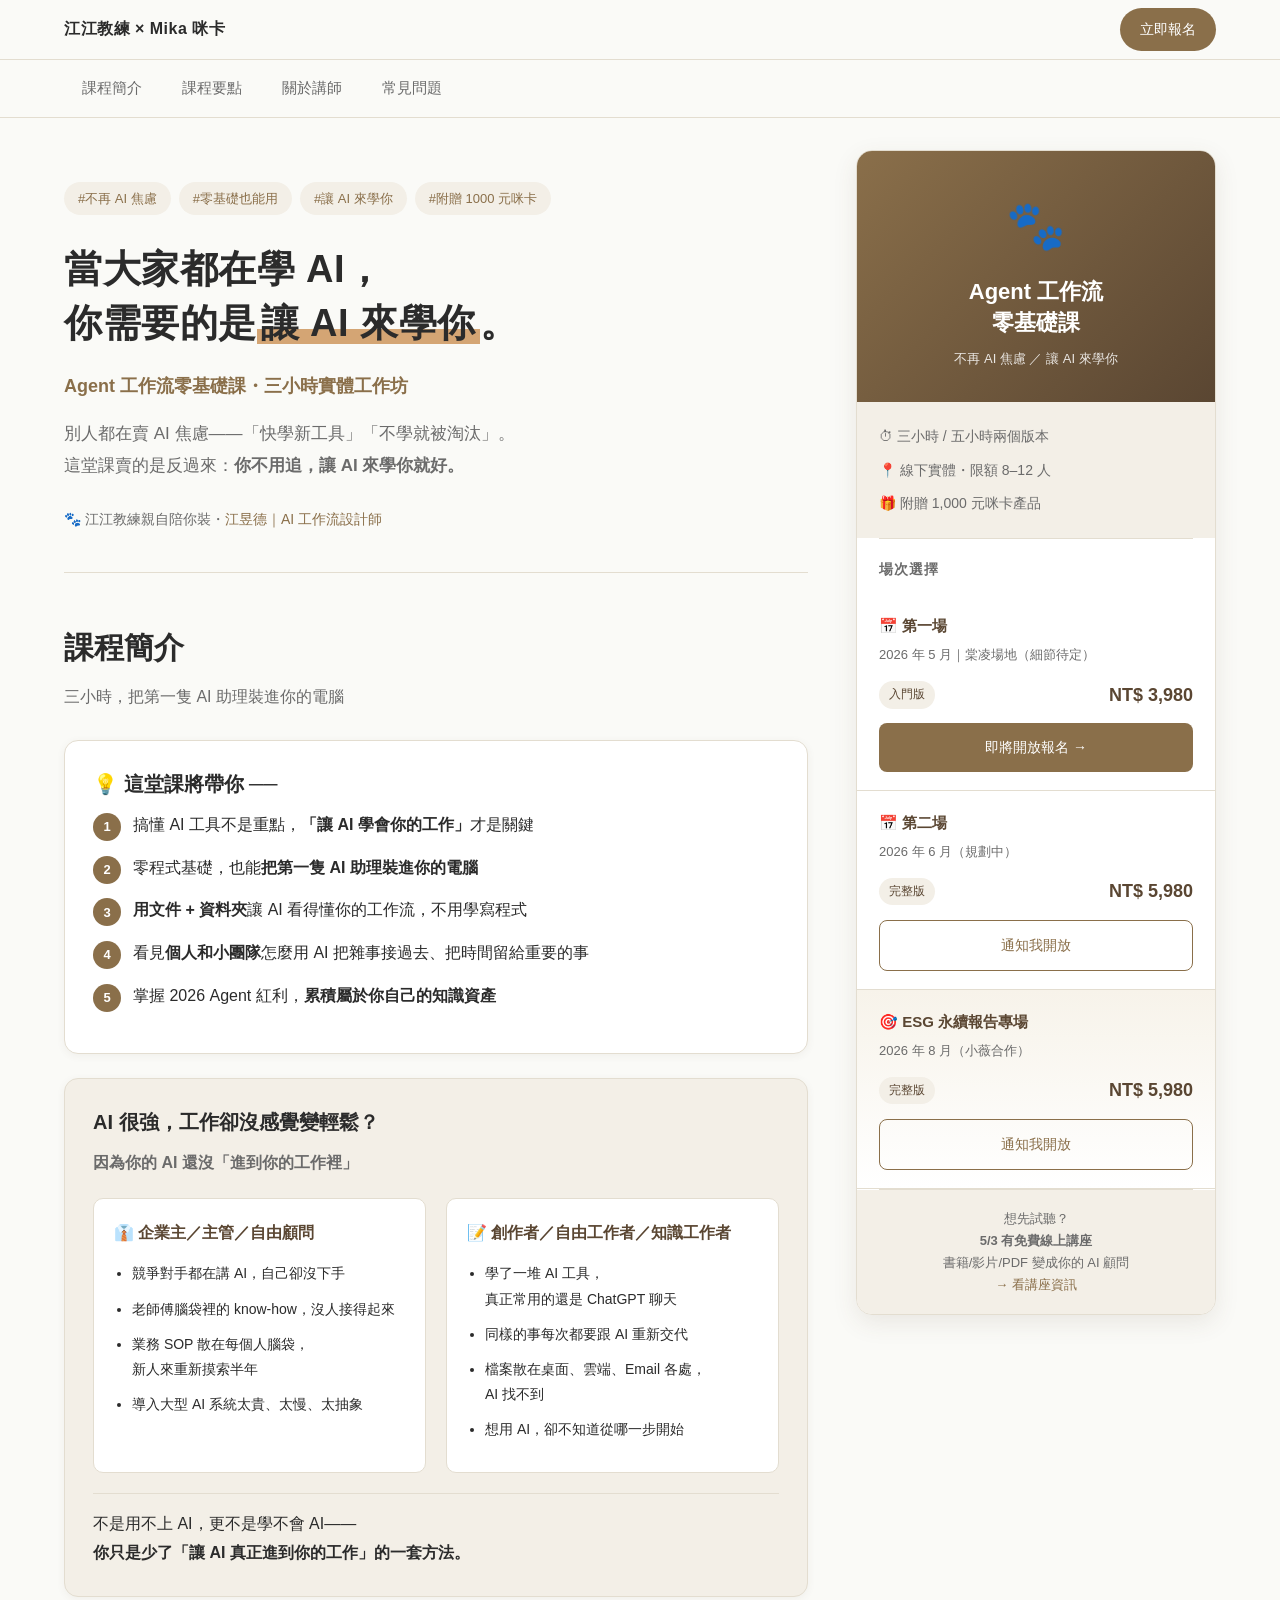
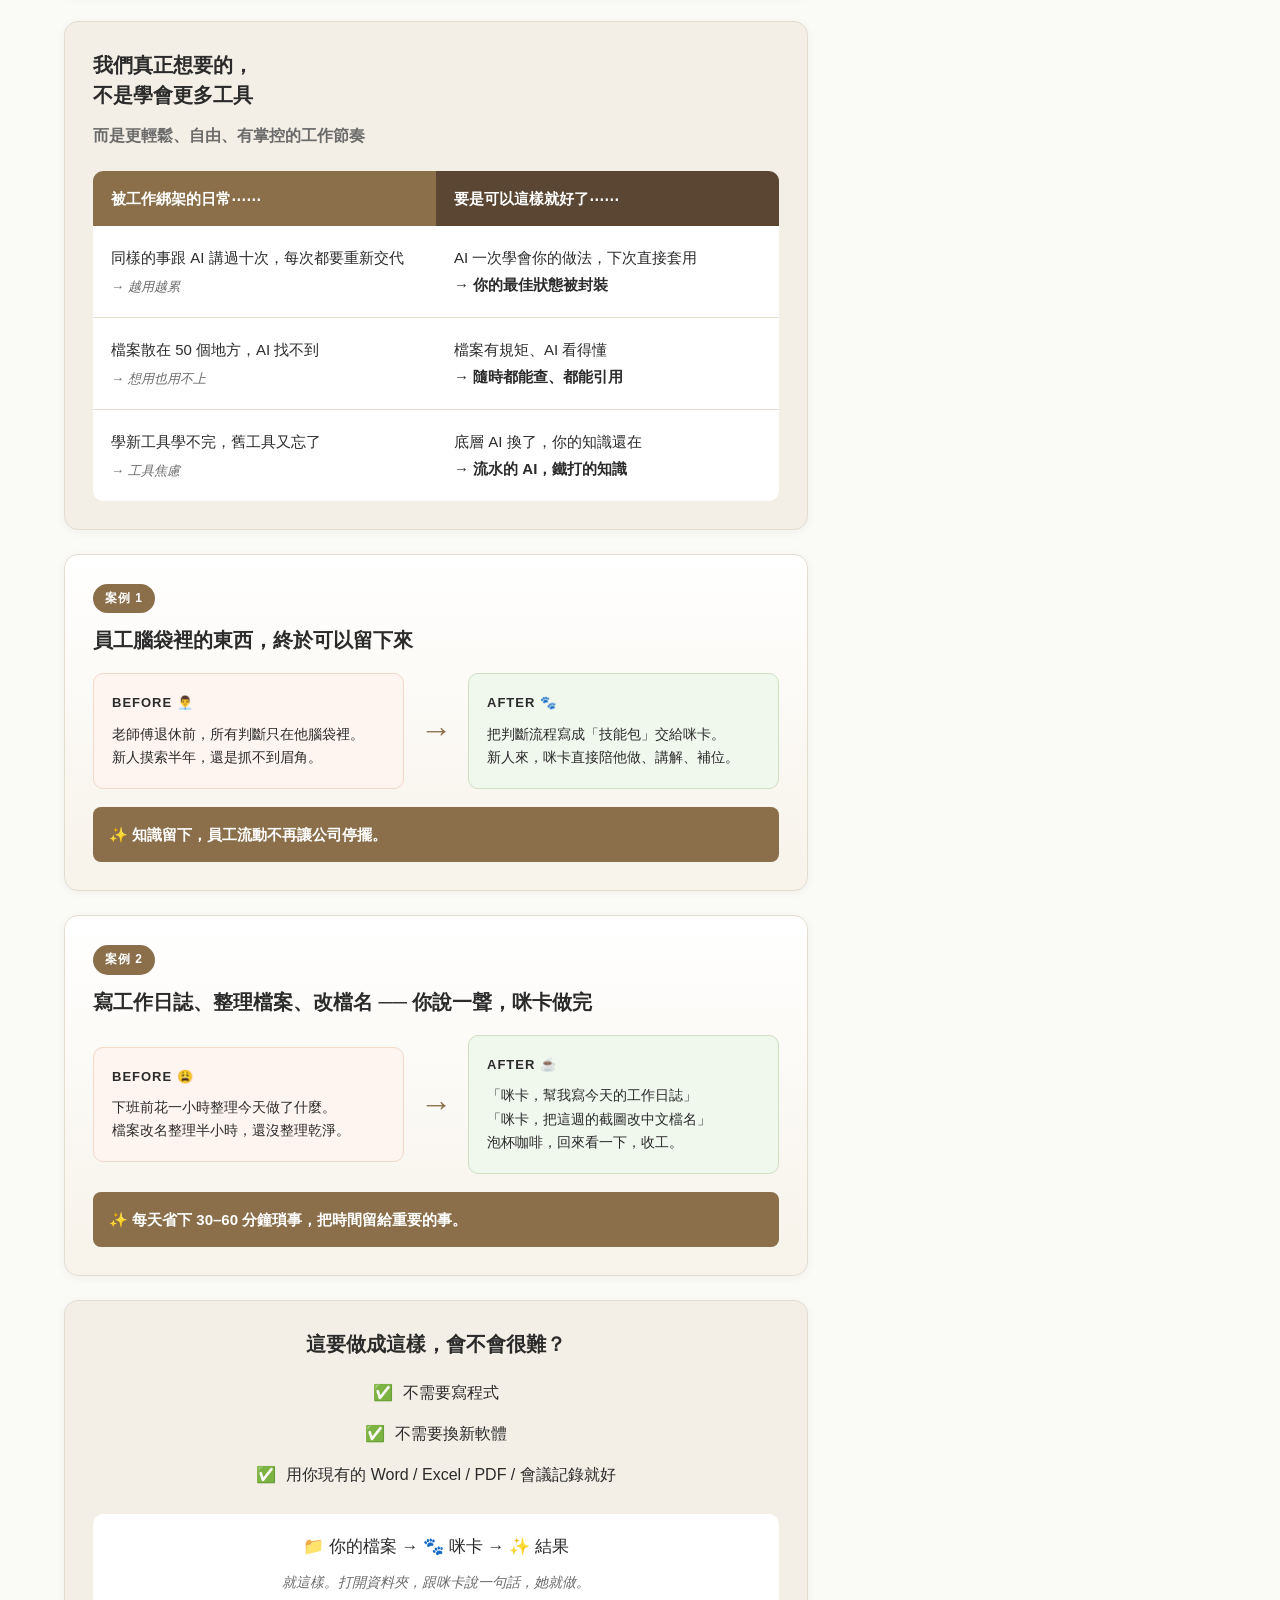
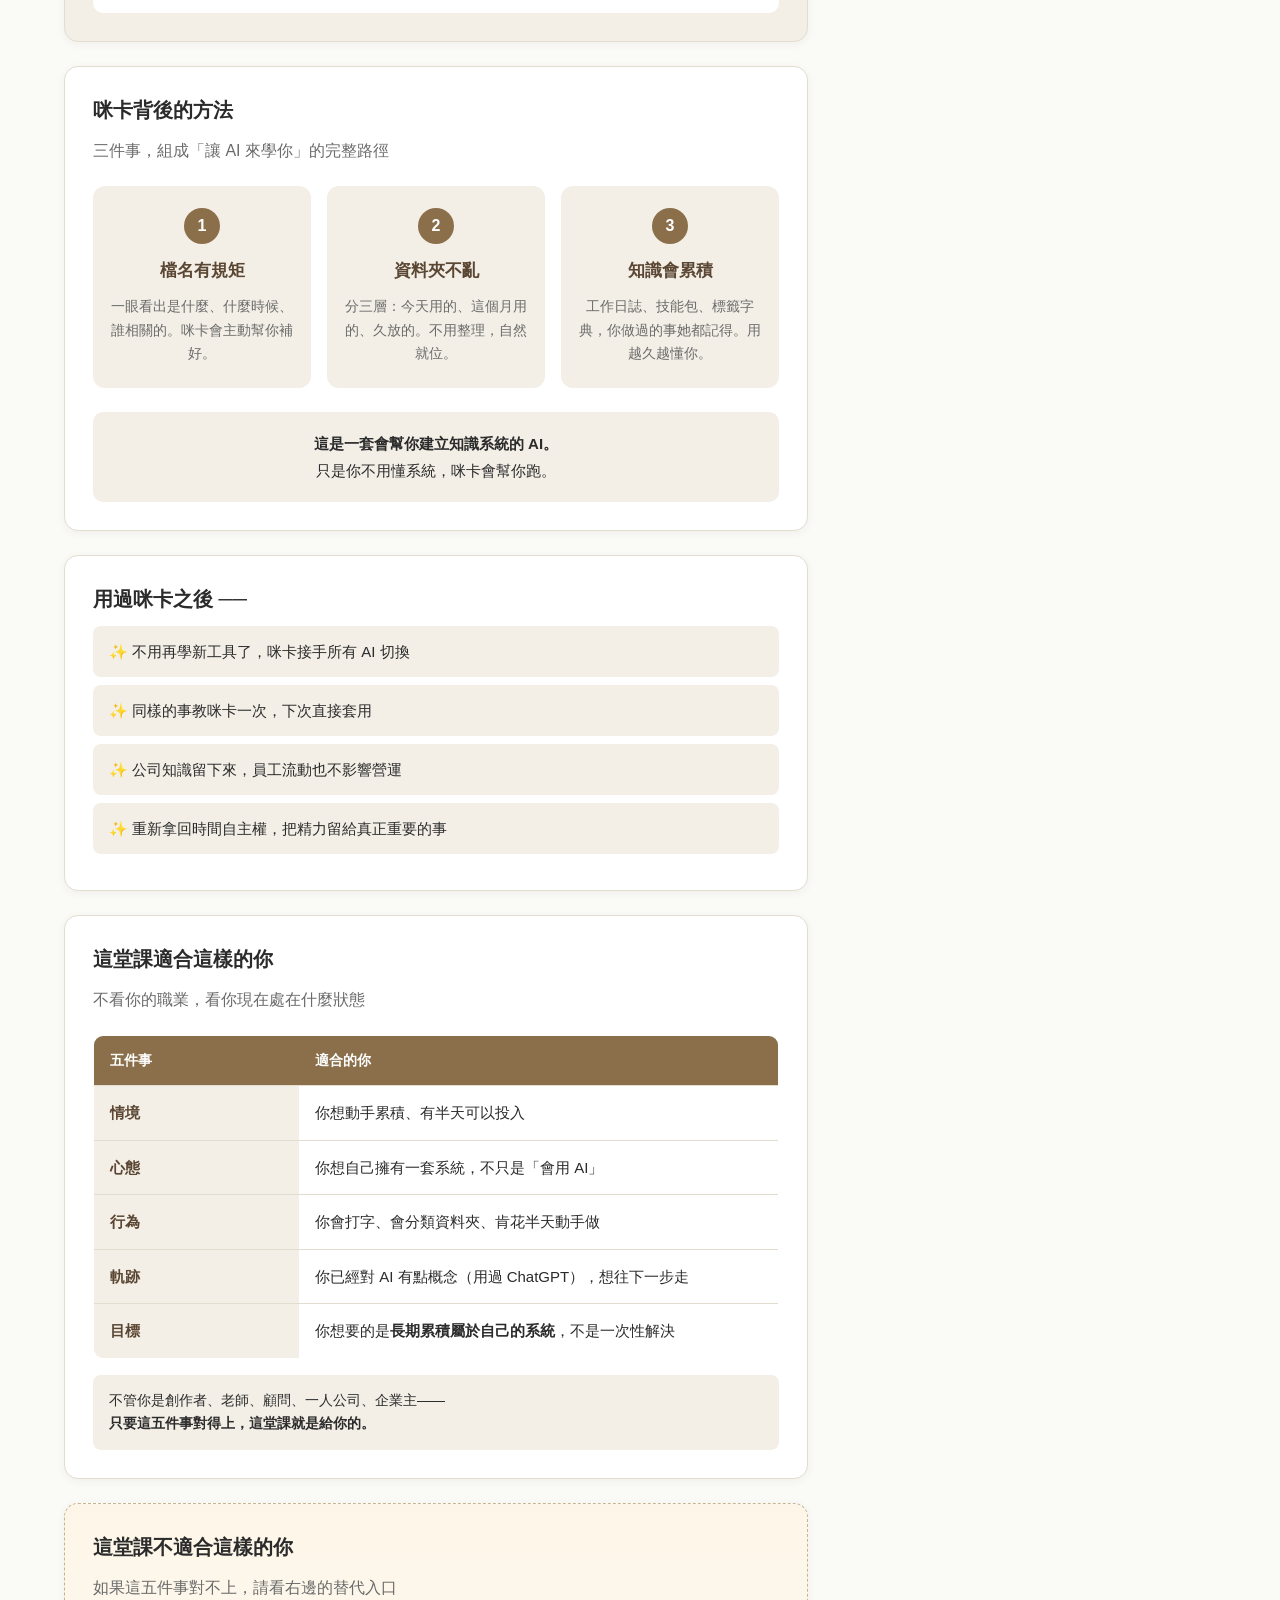
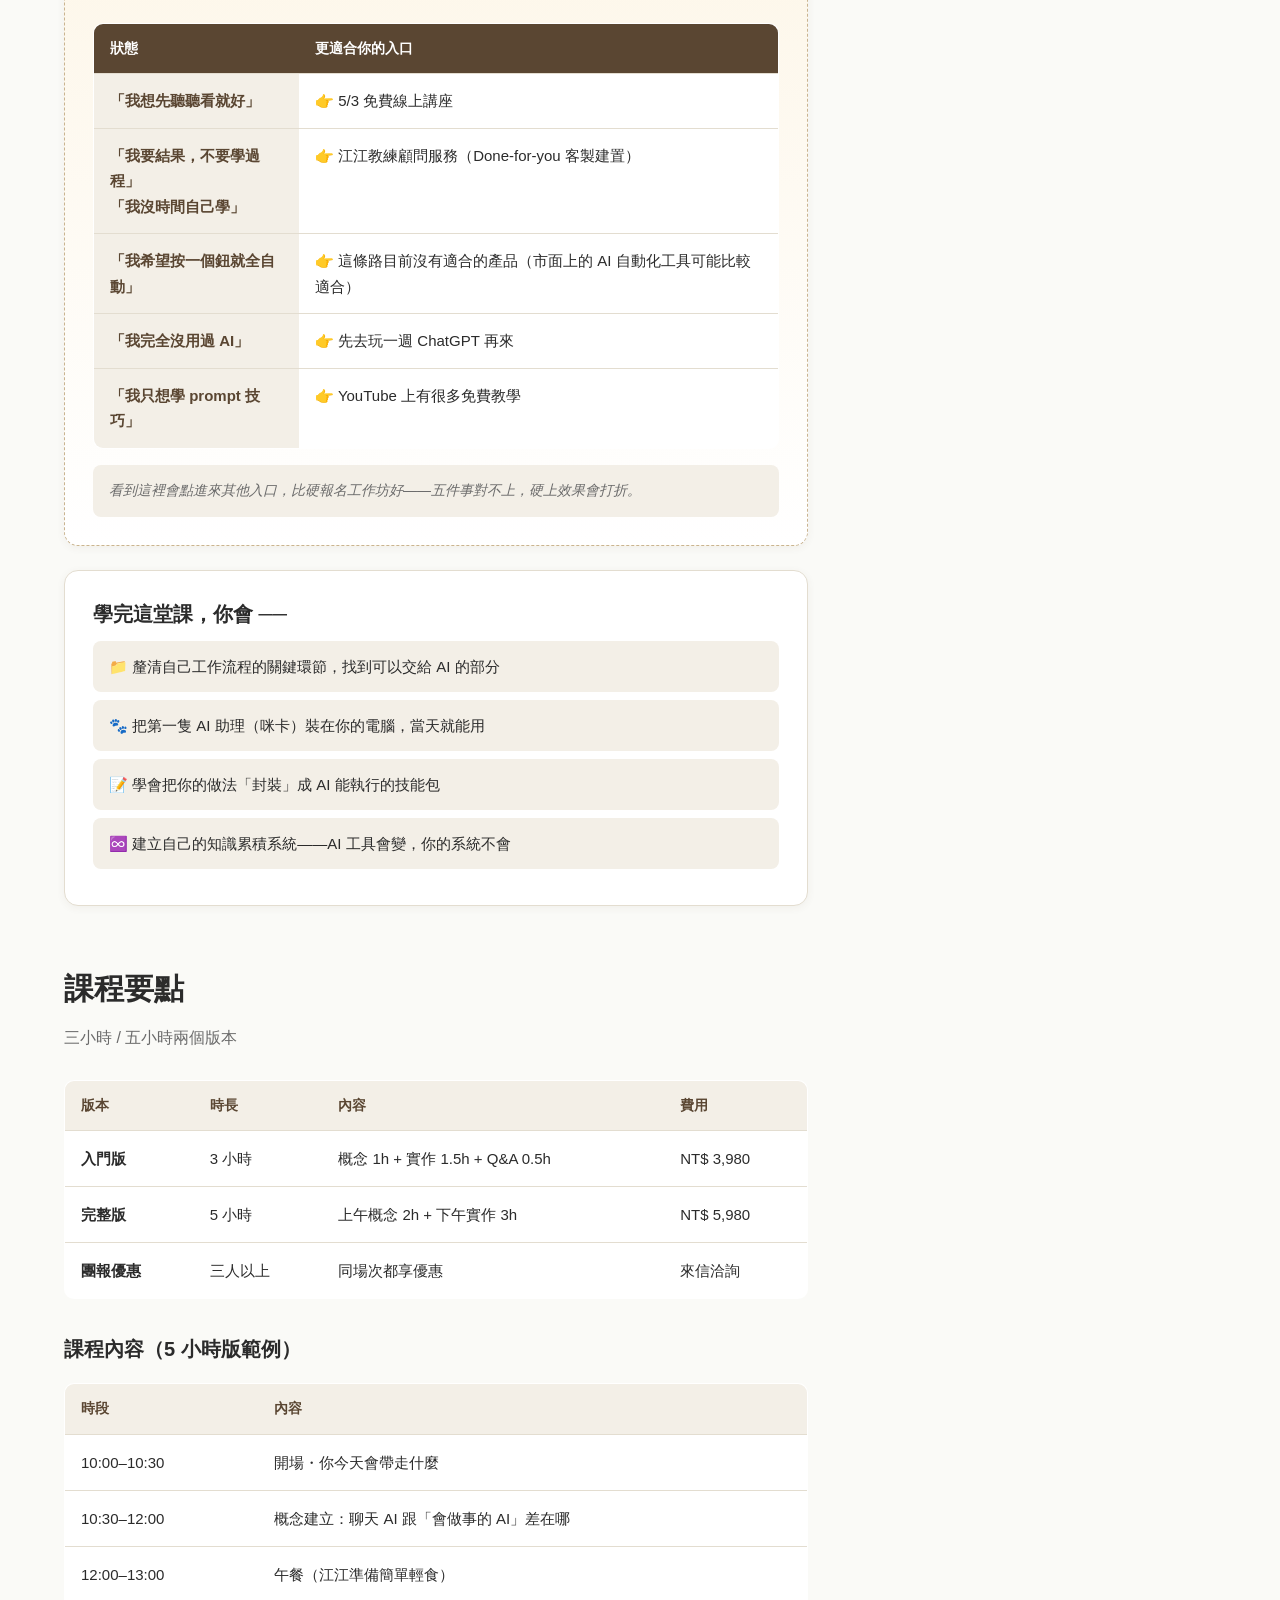
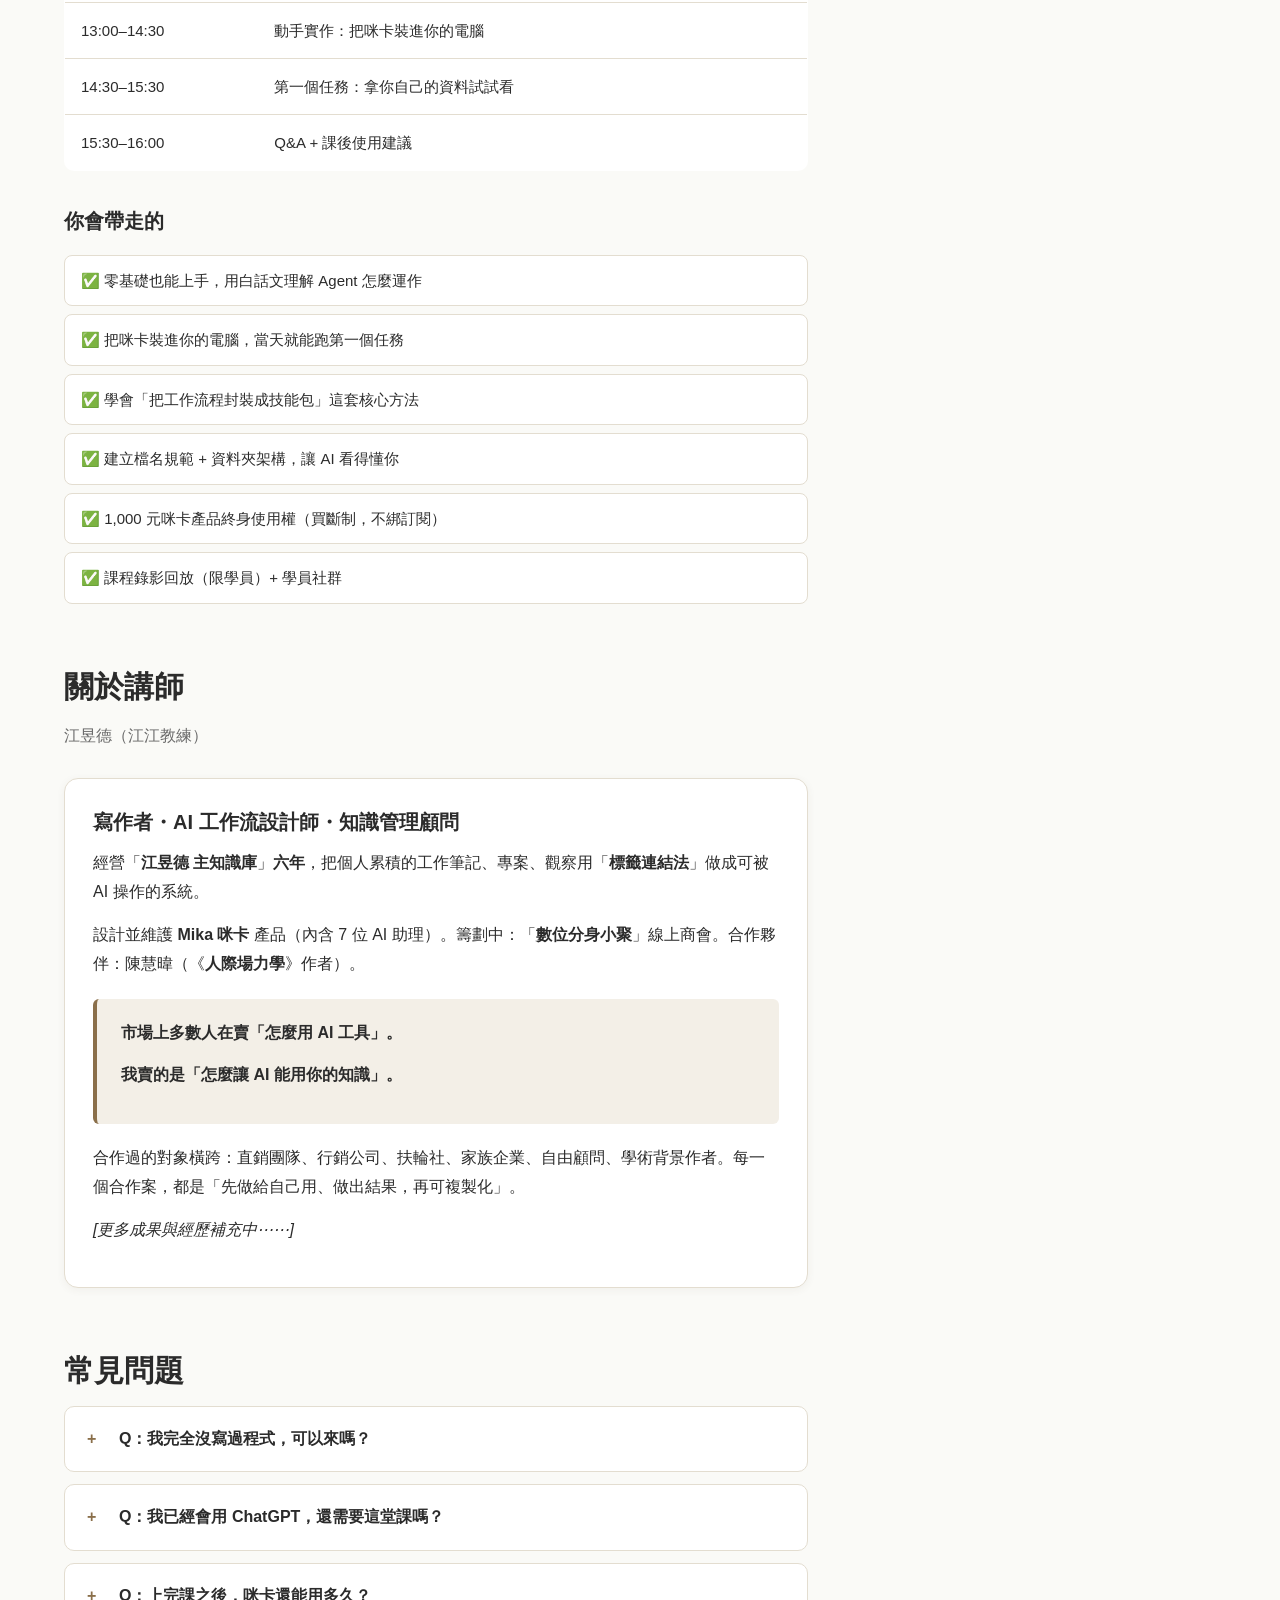
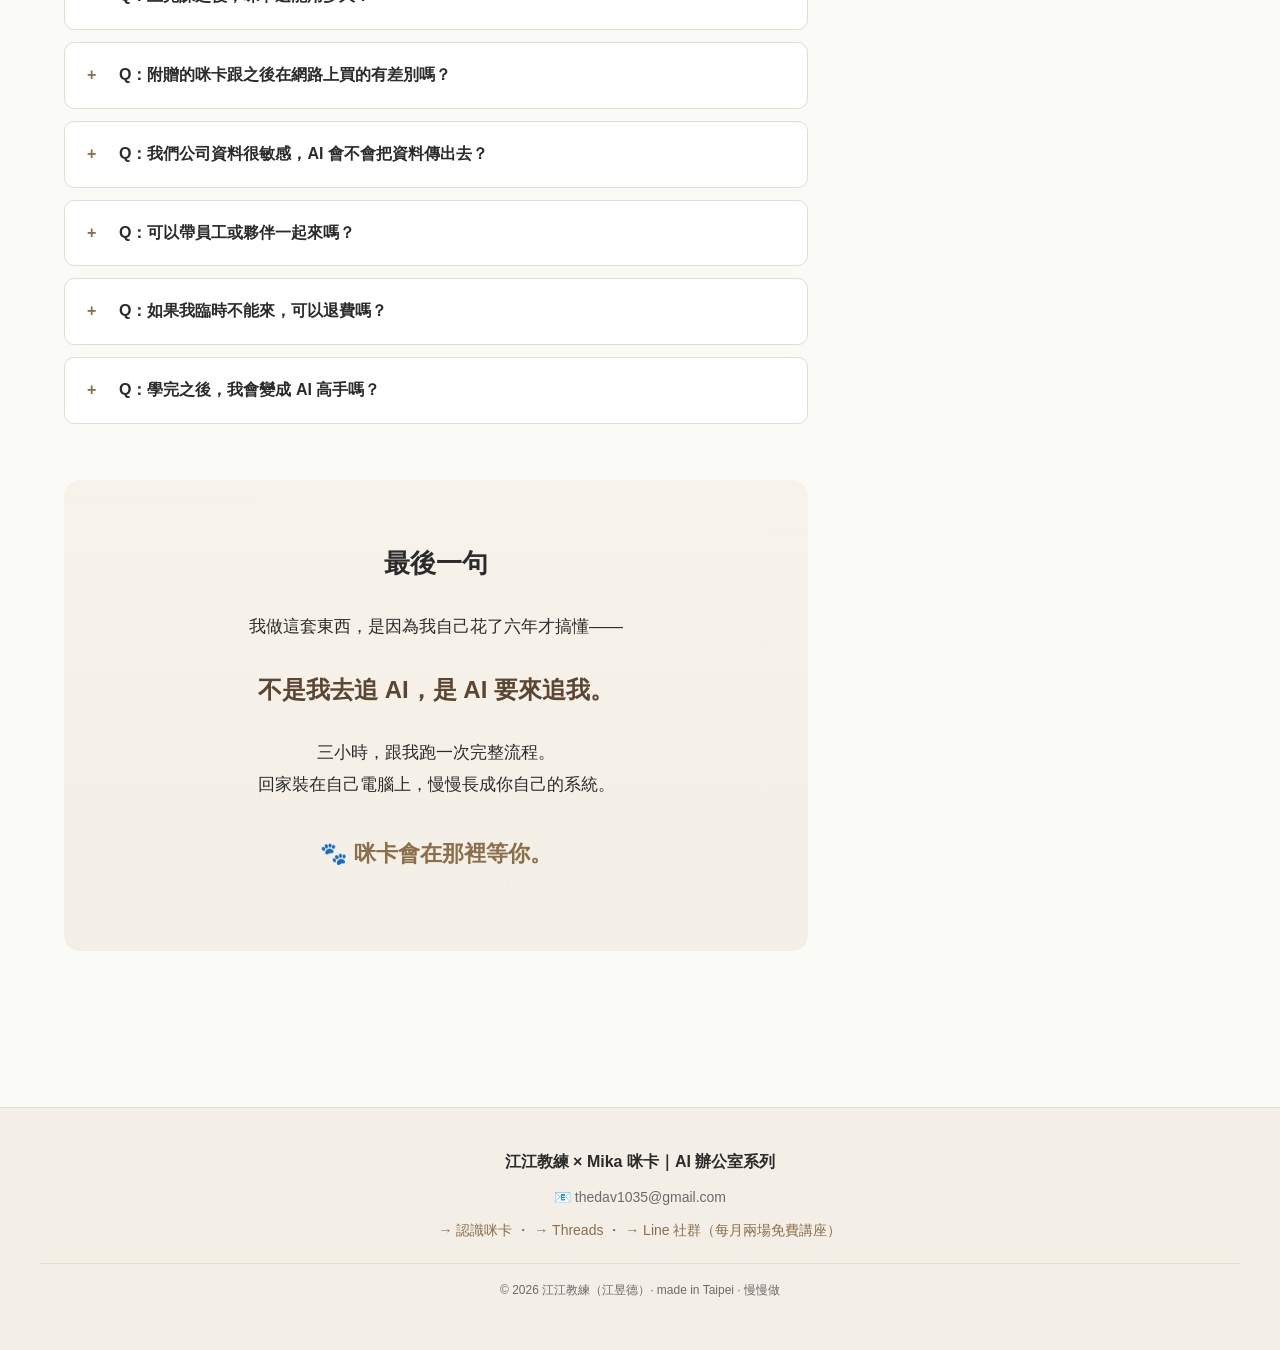
<file: index.html>
<!DOCTYPE html>
<html lang="zh-Hant">
<head>
<meta charset="UTF-8">
<meta name="viewport" content="width=device-width, initial-scale=1.0">
<title>Agent 工作流零基礎課｜江江教練 × Mika 咪卡｜不再 AI 焦慮</title>
<meta name="description" content="當大家都在學 AI，你需要的是讓 AI 來學你。三小時實體工作坊，把第一隻 AI 助理（咪卡）裝進你的電腦，讓 AI 真正進到你的工作裡。附贈 1000 元咪卡產品。">
<meta name="keywords" content="AI 工作流, Agent 入門, 咪卡, Mika, AI 落地, 不再 AI 焦慮, 江江教練, AI 工作坊">
<meta name="robots" content="noindex, nofollow">
<meta property="og:title" content="Agent 工作流零基礎課｜不再 AI 焦慮">
<meta property="og:description" content="當大家都在學 AI，你需要的是讓 AI 來學你。三小時實體工作坊，附贈 1000 元咪卡產品。">
<meta property="og:type" content="website">
<link rel="stylesheet" href="style.css">
</head>
<body>

<!-- Top Nav -->
<nav class="topnav">
  <div class="topnav-inner">
    <a href="#" class="topnav-logo">江江教練 × Mika 咪卡</a>
    <a href="#cta" class="topnav-cta">立即報名</a>
  </div>
</nav>

<!-- Sticky Section Tabs -->
<div class="tabs">
  <div class="tabs-inner">
    <a href="#intro">課程簡介</a>
    <a href="#points">課程要點</a>
    <a href="#instructor">關於講師</a>
    <a href="#faq">常見問題</a>
  </div>
</div>

<!-- Main Layout: Left Content + Right Sticky Card -->
<main class="layout">

  <!-- Left Column: Main Content -->
  <div class="main-col">

    <!-- Hero -->
    <section class="hero">
      <div class="pills">
        <span class="pill">#不再 AI 焦慮</span>
        <span class="pill">#零基礎也能用</span>
        <span class="pill">#讓 AI 來學你</span>
        <span class="pill">#附贈 1000 元咪卡</span>
      </div>
      <h1>當大家都在學 AI，<br>你需要的是<span class="hl">讓 AI 來學你</span>。</h1>
      <p class="hero-sub">Agent 工作流零基礎課・三小時實體工作坊</p>
      <p class="hero-desc">
        別人都在賣 AI 焦慮——「快學新工具」「不學就被淘汰」。<br>
        這堂課賣的是反過來：<strong>你不用追，讓 AI 來學你就好。</strong>
      </p>
      <p class="hero-meta">
        🐾 江江教練親自陪你裝・<a href="#instructor">江昱德｜AI 工作流設計師</a>
      </p>
    </section>

    <!-- Section 1: 課程簡介 -->
    <section id="intro" class="section">
      <h2 class="section-title">課程簡介</h2>
      <p class="section-lead">三小時，把第一隻 AI 助理裝進你的電腦</p>

      <!-- 活動分享 -->
      <div class="card">
        <h3 class="card-title">💡 這堂課將帶你 ──</h3>
        <ol class="numbered">
          <li>搞懂 AI 工具不是重點，<strong>「讓 AI 學會你的工作」</strong>才是關鍵</li>
          <li>零程式基礎，也能<strong>把第一隻 AI 助理裝進你的電腦</strong></li>
          <li><strong>用文件 + 資料夾</strong>讓 AI 看得懂你的工作流，不用學寫程式</li>
          <li>看見<strong>個人和小團隊</strong>怎麼用 AI 把雜事接過去、把時間留給重要的事</li>
          <li>掌握 2026 Agent 紅利，<strong>累積屬於你自己的知識資產</strong></li>
        </ol>
      </div>

      <!-- 痛點圖 -->
      <div class="card pain-card">
        <h3 class="card-title">AI 很強，工作卻沒感覺變輕鬆？</h3>
        <p class="card-sub"><strong>因為你的 AI 還沒「進到你的工作裡」</strong></p>

        <div class="pain-grid">
          <div class="pain-col">
            <h4>👔 企業主／主管／自由顧問</h4>
            <ul>
              <li>競爭對手都在講 AI，自己卻沒下手</li>
              <li>老師傅腦袋裡的 know-how，沒人接得起來</li>
              <li>業務 SOP 散在每個人腦袋，<br>新人來重新摸索半年</li>
              <li>導入大型 AI 系統太貴、太慢、太抽象</li>
            </ul>
          </div>
          <div class="pain-col">
            <h4>📝 創作者／自由工作者／知識工作者</h4>
            <ul>
              <li>學了一堆 AI 工具，<br>真正常用的還是 ChatGPT 聊天</li>
              <li>同樣的事每次都要跟 AI 重新交代</li>
              <li>檔案散在桌面、雲端、Email 各處，<br>AI 找不到</li>
              <li>想用 AI，卻不知道從哪一步開始</li>
            </ul>
          </div>
        </div>

        <p class="card-bottom">
          不是用不上 AI，更不是學不會 AI——<br>
          <strong>你只是少了「讓 AI 真正進到你的工作」的一套方法。</strong>
        </p>
      </div>

      <!-- BEFORE / AFTER -->
      <div class="card ba-card">
        <h3 class="card-title">我們真正想要的，<br>不是學會更多工具</h3>
        <p class="card-sub"><strong>而是更輕鬆、自由、有掌控的工作節奏</strong></p>

        <table class="ba-table">
          <thead>
            <tr><th>被工作綁架的日常⋯⋯</th><th>要是可以這樣就好了⋯⋯</th></tr>
          </thead>
          <tbody>
            <tr>
              <td>同樣的事跟 AI 講過十次，每次都要重新交代<br><em>→ 越用越累</em></td>
              <td>AI 一次學會你的做法，下次直接套用<br><strong>→ 你的最佳狀態被封裝</strong></td>
            </tr>
            <tr>
              <td>檔案散在 50 個地方，AI 找不到<br><em>→ 想用也用不上</em></td>
              <td>檔案有規矩、AI 看得懂<br><strong>→ 隨時都能查、都能引用</strong></td>
            </tr>
            <tr>
              <td>學新工具學不完，舊工具又忘了<br><em>→ 工具焦慮</em></td>
              <td>底層 AI 換了，你的知識還在<br><strong>→ 流水的 AI，鐵打的知識</strong></td>
            </tr>
          </tbody>
        </table>
      </div>

      <!-- Case 1 -->
      <div class="card case-card">
        <span class="case-tag">案例 1</span>
        <h3 class="card-title">員工腦袋裡的東西，終於可以留下來</h3>
        <div class="ba-flow">
          <div class="flow-side flow-before">
            <h4>BEFORE 👨‍💼</h4>
            <p>老師傅退休前，所有判斷只在他腦袋裡。<br>新人摸索半年，還是抓不到眉角。</p>
          </div>
          <div class="flow-arrow">→</div>
          <div class="flow-side flow-after">
            <h4>AFTER 🐾</h4>
            <p>把判斷流程寫成「技能包」交給咪卡。<br>新人來，咪卡直接陪他做、講解、補位。</p>
          </div>
        </div>
        <p class="case-result">
          ✨ <strong>知識留下，員工流動不再讓公司停擺。</strong>
        </p>
      </div>

      <!-- Case 2 -->
      <div class="card case-card">
        <span class="case-tag">案例 2</span>
        <h3 class="card-title">寫工作日誌、整理檔案、改檔名 ── 你說一聲，咪卡做完</h3>
        <div class="ba-flow">
          <div class="flow-side flow-before">
            <h4>BEFORE 😩</h4>
            <p>下班前花一小時整理今天做了什麼。<br>檔案改名整理半小時，還沒整理乾淨。</p>
          </div>
          <div class="flow-arrow">→</div>
          <div class="flow-side flow-after">
            <h4>AFTER ☕</h4>
            <p>「咪卡，幫我寫今天的工作日誌」<br>「咪卡，把這週的截圖改中文檔名」<br>泡杯咖啡，回來看一下，收工。</p>
          </div>
        </div>
        <p class="case-result">
          ✨ <strong>每天省下 30–60 分鐘瑣事，把時間留給重要的事。</strong>
        </p>
      </div>

      <!-- 技術門檻 -->
      <div class="card threshold-card">
        <h3 class="card-title">這要做成這樣，會不會很難？</h3>
        <div class="threshold-content">
          <div class="threshold-item"><span class="check">✅</span> 不需要寫程式</div>
          <div class="threshold-item"><span class="check">✅</span> 不需要換新軟體</div>
          <div class="threshold-item"><span class="check">✅</span> 用你現有的 Word / Excel / PDF / 會議記錄就好</div>
        </div>
        <p class="threshold-flow">
          📁 你的檔案 → 🐾 咪卡 → ✨ 結果<br>
          <em>就這樣。打開資料夾，跟咪卡說一句話，她就做。</em>
        </p>
      </div>

      <!-- 系統化方法 -->
      <div class="card method-card">
        <h3 class="card-title">咪卡背後的方法</h3>
        <p class="card-sub">三件事，組成「讓 AI 來學你」的完整路徑</p>

        <div class="method-flow">
          <div class="method-step">
            <span class="step-num">1</span>
            <h4>檔名有規矩</h4>
            <p>一眼看出是什麼、什麼時候、誰相關的。咪卡會主動幫你補好。</p>
          </div>
          <div class="method-step">
            <span class="step-num">2</span>
            <h4>資料夾不亂</h4>
            <p>分三層：今天用的、這個月用的、久放的。不用整理，自然就位。</p>
          </div>
          <div class="method-step">
            <span class="step-num">3</span>
            <h4>知識會累積</h4>
            <p>工作日誌、技能包、標籤字典，你做過的事她都記得。用越久越懂你。</p>
          </div>
        </div>

        <p class="method-bottom">
          <strong>這是一套會幫你建立知識系統的 AI。</strong><br>
          只是你不用懂系統，咪卡會幫你跑。
        </p>
      </div>

      <!-- 學員效益 -->
      <div class="card testimonial-card">
        <h3 class="card-title">用過咪卡之後 ──</h3>
        <ul class="benefits">
          <li>✨ 不用再學新工具了，咪卡接手所有 AI 切換</li>
          <li>✨ 同樣的事教咪卡一次，下次直接套用</li>
          <li>✨ 公司知識留下來，員工流動也不影響營運</li>
          <li>✨ 重新拿回時間自主權，把精力留給真正重要的事</li>
        </ul>
      </div>

      <!-- 適合對象（五要素客戶圖像） -->
      <div class="card audience-card">
        <h3 class="card-title">這堂課適合這樣的你</h3>
        <p class="card-sub">不看你的職業，看你現在處在什麼狀態</p>

        <table class="audience-table">
          <thead>
            <tr><th>五件事</th><th>適合的你</th></tr>
          </thead>
          <tbody>
            <tr>
              <td><strong>情境</strong></td>
              <td>你想動手累積、有半天可以投入</td>
            </tr>
            <tr>
              <td><strong>心態</strong></td>
              <td>你想自己擁有一套系統，不只是「會用 AI」</td>
            </tr>
            <tr>
              <td><strong>行為</strong></td>
              <td>你會打字、會分類資料夾、肯花半天動手做</td>
            </tr>
            <tr>
              <td><strong>軌跡</strong></td>
              <td>你已經對 AI 有點概念（用過 ChatGPT），想往下一步走</td>
            </tr>
            <tr>
              <td><strong>目標</strong></td>
              <td>你想要的是<strong>長期累積屬於自己的系統</strong>，不是一次性解決</td>
            </tr>
          </tbody>
        </table>

        <p class="audience-hint">不管你是創作者、老師、顧問、一人公司、企業主——<br><strong>只要這五件事對得上，這堂課就是給你的。</strong></p>
      </div>

      <!-- 不適合對象（五要素反向） -->
      <div class="card audience-card-not">
        <h3 class="card-title">這堂課不適合這樣的你</h3>
        <p class="card-sub">如果這五件事對不上，請看右邊的替代入口</p>

        <table class="audience-table">
          <thead>
            <tr><th>狀態</th><th>更適合你的入口</th></tr>
          </thead>
          <tbody>
            <tr>
              <td>「我想先聽聽看就好」</td>
              <td>👉 5/3 免費線上講座</td>
            </tr>
            <tr>
              <td>「我要結果，不要學過程」<br>「我沒時間自己學」</td>
              <td>👉 江江教練顧問服務（Done-for-you 客製建置）</td>
            </tr>
            <tr>
              <td>「我希望按一個鈕就全自動」</td>
              <td>👉 這條路目前沒有適合的產品（市面上的 AI 自動化工具可能比較適合）</td>
            </tr>
            <tr>
              <td>「我完全沒用過 AI」</td>
              <td>👉 先去玩一週 ChatGPT 再來</td>
            </tr>
            <tr>
              <td>「我只想學 prompt 技巧」</td>
              <td>👉 YouTube 上有很多免費教學</td>
            </tr>
          </tbody>
        </table>

        <p class="audience-hint" style="color: var(--text-soft);"><em>看到這裡會點進來其他入口，比硬報名工作坊好——五件事對不上，硬上效果會打折。</em></p>
      </div>

      <!-- 學完能做到 -->
      <div class="card outcome-card">
        <h3 class="card-title">學完這堂課，你會 ──</h3>
        <ul class="outcomes">
          <li>📁 釐清自己工作流程的關鍵環節，找到可以交給 AI 的部分</li>
          <li>🐾 把第一隻 AI 助理（咪卡）裝在你的電腦，當天就能用</li>
          <li>📝 學會把你的做法「封裝」成 AI 能執行的技能包</li>
          <li>♾️ 建立自己的知識累積系統——AI 工具會變，你的系統不會</li>
        </ul>
      </div>

    </section>

    <!-- Section 2: 課程要點 -->
    <section id="points" class="section">
      <h2 class="section-title">課程要點</h2>
      <p class="section-lead">三小時 / 五小時兩個版本</p>

      <table class="version-table">
        <thead>
          <tr><th>版本</th><th>時長</th><th>內容</th><th>費用</th></tr>
        </thead>
        <tbody>
          <tr>
            <td><strong>入門版</strong></td>
            <td>3 小時</td>
            <td>概念 1h + 實作 1.5h + Q&A 0.5h</td>
            <td>NT$ 3,980</td>
          </tr>
          <tr>
            <td><strong>完整版</strong></td>
            <td>5 小時</td>
            <td>上午概念 2h + 下午實作 3h</td>
            <td>NT$ 5,980</td>
          </tr>
          <tr>
            <td><strong>團報優惠</strong></td>
            <td>三人以上</td>
            <td>同場次都享優惠</td>
            <td>來信洽詢</td>
          </tr>
        </tbody>
      </table>

      <h3 class="sub-section-title">課程內容（5 小時版範例）</h3>

      <table class="schedule-table">
        <thead>
          <tr><th>時段</th><th>內容</th></tr>
        </thead>
        <tbody>
          <tr><td>10:00–10:30</td><td>開場・你今天會帶走什麼</td></tr>
          <tr><td>10:30–12:00</td><td>概念建立：聊天 AI 跟「會做事的 AI」差在哪</td></tr>
          <tr><td>12:00–13:00</td><td>午餐（江江準備簡單輕食）</td></tr>
          <tr><td>13:00–14:30</td><td>動手實作：把咪卡裝進你的電腦</td></tr>
          <tr><td>14:30–15:30</td><td>第一個任務：拿你自己的資料試試看</td></tr>
          <tr><td>15:30–16:00</td><td>Q&A + 課後使用建議</td></tr>
        </tbody>
      </table>

      <h3 class="sub-section-title">你會帶走的</h3>

      <ul class="checklist">
        <li>✅ 零基礎也能上手，用白話文理解 Agent 怎麼運作</li>
        <li>✅ 把咪卡裝進你的電腦，當天就能跑第一個任務</li>
        <li>✅ 學會「把工作流程封裝成技能包」這套核心方法</li>
        <li>✅ 建立檔名規範 + 資料夾架構，讓 AI 看得懂你</li>
        <li>✅ 1,000 元咪卡產品終身使用權（買斷制，不綁訂閱）</li>
        <li>✅ 課程錄影回放（限學員）+ 學員社群</li>
      </ul>
    </section>

    <!-- Section 3: 關於講師 -->
    <section id="instructor" class="section">
      <h2 class="section-title">關於講師</h2>
      <p class="section-lead">江昱德（江江教練）</p>

      <div class="card instructor-card">
        <h3 class="card-title">寫作者・AI 工作流設計師・知識管理顧問</h3>

        <p>
          經營「<strong>江昱德 主知識庫</strong>」<strong>六年</strong>，把個人累積的工作筆記、專案、觀察用「<strong>標籤連結法</strong>」做成可被 AI 操作的系統。
        </p>

        <p>
          設計並維護 <strong>Mika 咪卡</strong> 產品（內含 7 位 AI 助理）。籌劃中：「<strong>數位分身小聚</strong>」線上商會。合作夥伴：陳慧暐（《<strong>人際場力學</strong>》作者）。
        </p>

        <div class="quote-box">
          <p><strong>市場上多數人在賣「怎麼用 AI 工具」。</strong></p>
          <p><strong>我賣的是「怎麼讓 AI 能用你的知識」。</strong></p>
        </div>

        <p>
          合作過的對象橫跨：直銷團隊、行銷公司、扶輪社、家族企業、自由顧問、學術背景作者。每一個合作案，都是「先做給自己用、做出結果，再可複製化」。
        </p>

        <p>
          <em>[更多成果與經歷補充中⋯⋯]</em>
        </p>
      </div>
    </section>

    <!-- Section 4: 常見問題 -->
    <section id="faq" class="section">
      <h2 class="section-title">常見問題</h2>

      <details>
        <summary>Q：我完全沒寫過程式，可以來嗎？</summary>
        <div class="faq-content">
          <p>可以。這堂課<strong>不教寫程式</strong>。教的是「怎麼跟 AI 講話、怎麼讓 AI 看得懂你的檔案」——這兩件事跟寫程式無關。</p>
          <p>唯一需要你會的：用過電腦、會打字、會把檔案放到資料夾。</p>
        </div>
      </details>

      <details>
        <summary>Q：我已經會用 ChatGPT，還需要這堂課嗎？</summary>
        <div class="faq-content">
          <p>ChatGPT 是「<strong>聊天</strong>」，這堂課教的是「<strong>讓 AI 進到你的電腦做事</strong>」——讀你的檔案、整理你的客戶資料、寫你的會議記錄。</p>
          <p>如果你問過 ChatGPT 同樣的問題十次都要重新交代，那就是你需要這堂課的證據。</p>
        </div>
      </details>

      <details>
        <summary>Q：上完課之後，咪卡還能用多久？</summary>
        <div class="faq-content">
          <p><strong>永久。</strong></p>
          <p>咪卡是買斷制，下載了就是你的。不綁訂閱、不收年費、不搞自動續約。</p>
          <p>你不喜歡，整個資料夾刪掉就好。</p>
        </div>
      </details>

      <details>
        <summary>Q：附贈的咪卡跟之後在網路上買的有差別嗎？</summary>
        <div class="faq-content">
          <p><strong>完全一樣。</strong>就是同一個產品。</p>
          <p>工作坊賣的是「<strong>現場實作 + 江江教練親自陪裝</strong>」這個價值。咪卡產品本身是同場附贈的——一次解決，裝完當場帶走能用的系統。</p>
        </div>
      </details>

      <details>
        <summary>Q：我們公司資料很敏感，AI 會不會把資料傳出去？</summary>
        <div class="faq-content">
          <p>咪卡跑在你的電腦上（本地端），<strong>檔案不會經過我的伺服器</strong>。</p>
          <p>中間會經過你訂閱的 AI 大廠（OpenAI / Anthropic）依照他們的隱私政策處理——這跟你平常用 ChatGPT 是同一套規則。</p>
          <p><strong>真的高度敏感的資料</strong>，現場會教你怎麼設定本地模型（不經外網）。</p>
        </div>
      </details>

      <details>
        <summary>Q：可以帶員工或夥伴一起來嗎？</summary>
        <div class="faq-content">
          <p>非常推薦。<strong>同場三人以上有團報優惠</strong>，來信洽詢。</p>
          <p>帶老闆 + 幹部 + IT 一起來，回去推動最快。</p>
        </div>
      </details>

      <details>
        <summary>Q：如果我臨時不能來，可以退費嗎？</summary>
        <div class="faq-content">
          <p><em>退費規則制定中。預計：開課前 14 天 100% 退費 / 7 天 50% / 7 天內不退費，但可指定他人代上或下次再來。</em></p>
        </div>
      </details>

      <details>
        <summary>Q：學完之後，我會變成 AI 高手嗎？</summary>
        <div class="faq-content">
          <p><strong>不會。</strong></p>
          <p>我也不是 AI 高手。我只是一個用 AI 用了六年、找到自己節奏的人。</p>
          <p>這堂課的目標不是讓你變高手，是讓你<strong>有自己的系統</strong>——之後 AI 怎麼變、模型怎麼換，你都有自己的東西可以接。</p>
        </div>
      </details>

    </section>

    <!-- 最後一段 -->
    <section id="cta" class="section closer">
      <h2>最後一句</h2>
      <p>我做這套東西，是因為我自己花了六年才搞懂——</p>
      <p class="closer-key"><strong>不是我去追 AI，是 AI 要來追我。</strong></p>
      <p>三小時，跟我跑一次完整流程。<br>回家裝在自己電腦上，慢慢長成你自己的系統。</p>
      <p class="closer-cat">🐾 <strong>咪卡會在那裡等你。</strong></p>
    </section>

  </div>

  <!-- Right Column: Sticky Purchase Card -->
  <aside class="side-col">
    <div class="purchase-card">
      <div class="purchase-cover">
        <div class="purchase-emoji">🐾</div>
        <div class="purchase-cover-title">Agent 工作流<br>零基礎課</div>
        <div class="purchase-cover-sub">不再 AI 焦慮 ／ 讓 AI 來學你</div>
      </div>

      <div class="purchase-meta">
        <div class="purchase-meta-row">⏱ 三小時 / 五小時兩個版本</div>
        <div class="purchase-meta-row">📍 線下實體・限額 8–12 人</div>
        <div class="purchase-meta-row">🎁 附贈 1,000 元咪卡產品</div>
      </div>

      <div class="purchase-divider"></div>

      <h4 class="purchase-section-title">場次選擇</h4>

      <div class="plan">
        <div class="plan-title">📅 第一場</div>
        <div class="plan-time">2026 年 5 月｜棠凌場地（細節待定）</div>
        <div class="plan-price">
          <span class="plan-price-tag">入門版</span>
          <span class="plan-price-amount">NT$ 3,980</span>
        </div>
        <a href="#" class="plan-btn">即將開放報名 →</a>
      </div>

      <div class="plan">
        <div class="plan-title">📅 第二場</div>
        <div class="plan-time">2026 年 6 月（規劃中）</div>
        <div class="plan-price">
          <span class="plan-price-tag">完整版</span>
          <span class="plan-price-amount">NT$ 5,980</span>
        </div>
        <a href="#" class="plan-btn plan-btn-ghost">通知我開放</a>
      </div>

      <div class="plan plan-special">
        <div class="plan-title">🎯 ESG 永續報告專場</div>
        <div class="plan-time">2026 年 8 月（小薇合作）</div>
        <div class="plan-price">
          <span class="plan-price-tag">完整版</span>
          <span class="plan-price-amount">NT$ 5,980</span>
        </div>
        <a href="#" class="plan-btn plan-btn-ghost">通知我開放</a>
      </div>

      <div class="purchase-divider"></div>

      <p class="purchase-hint">
        想先試聽？<br>
        <strong>5/3 有免費線上講座</strong><br>
        書籍/影片/PDF 變成你的 AI 顧問<br>
        <a href="#">→ 看講座資訊</a>
      </p>
    </div>
  </aside>

</main>

<!-- Footer -->
<footer class="footer">
  <div class="footer-inner">
    <p class="footer-brand">江江教練 × Mika 咪卡｜AI 辦公室系列</p>
    <p>📧 thedav1035@gmail.com</p>
    <p>
      <a href="https://mika-deploy.vercel.app/" target="_blank">→ 認識咪卡</a> ・
      <a href="#">→ Threads</a> ・
      <a href="#">→ Line 社群（每月兩場免費講座）</a>
    </p>
    <p class="footer-copy">© 2026 江江教練（江昱德）· made in Taipei · 慢慢做</p>
  </div>
</footer>

<script>
// Sticky Tab active state on scroll
const tabs = document.querySelectorAll('.tabs a');
const sections = ['intro', 'points', 'instructor', 'faq'].map(id => document.getElementById(id));

window.addEventListener('scroll', () => {
  const scrollPos = window.scrollY + 200;
  let activeId = '';
  sections.forEach(sec => {
    if (sec && sec.offsetTop <= scrollPos) activeId = sec.id;
  });
  tabs.forEach(t => {
    t.classList.toggle('active', t.getAttribute('href') === '#' + activeId);
  });
});

// Smooth scroll for anchors
document.querySelectorAll('a[href^="#"]').forEach(a => {
  a.addEventListener('click', (e) => {
    const target = document.querySelector(a.getAttribute('href'));
    if (target) {
      e.preventDefault();
      target.scrollIntoView({ behavior: 'smooth' });
    }
  });
});
</script>

</body>
</html>
</file>
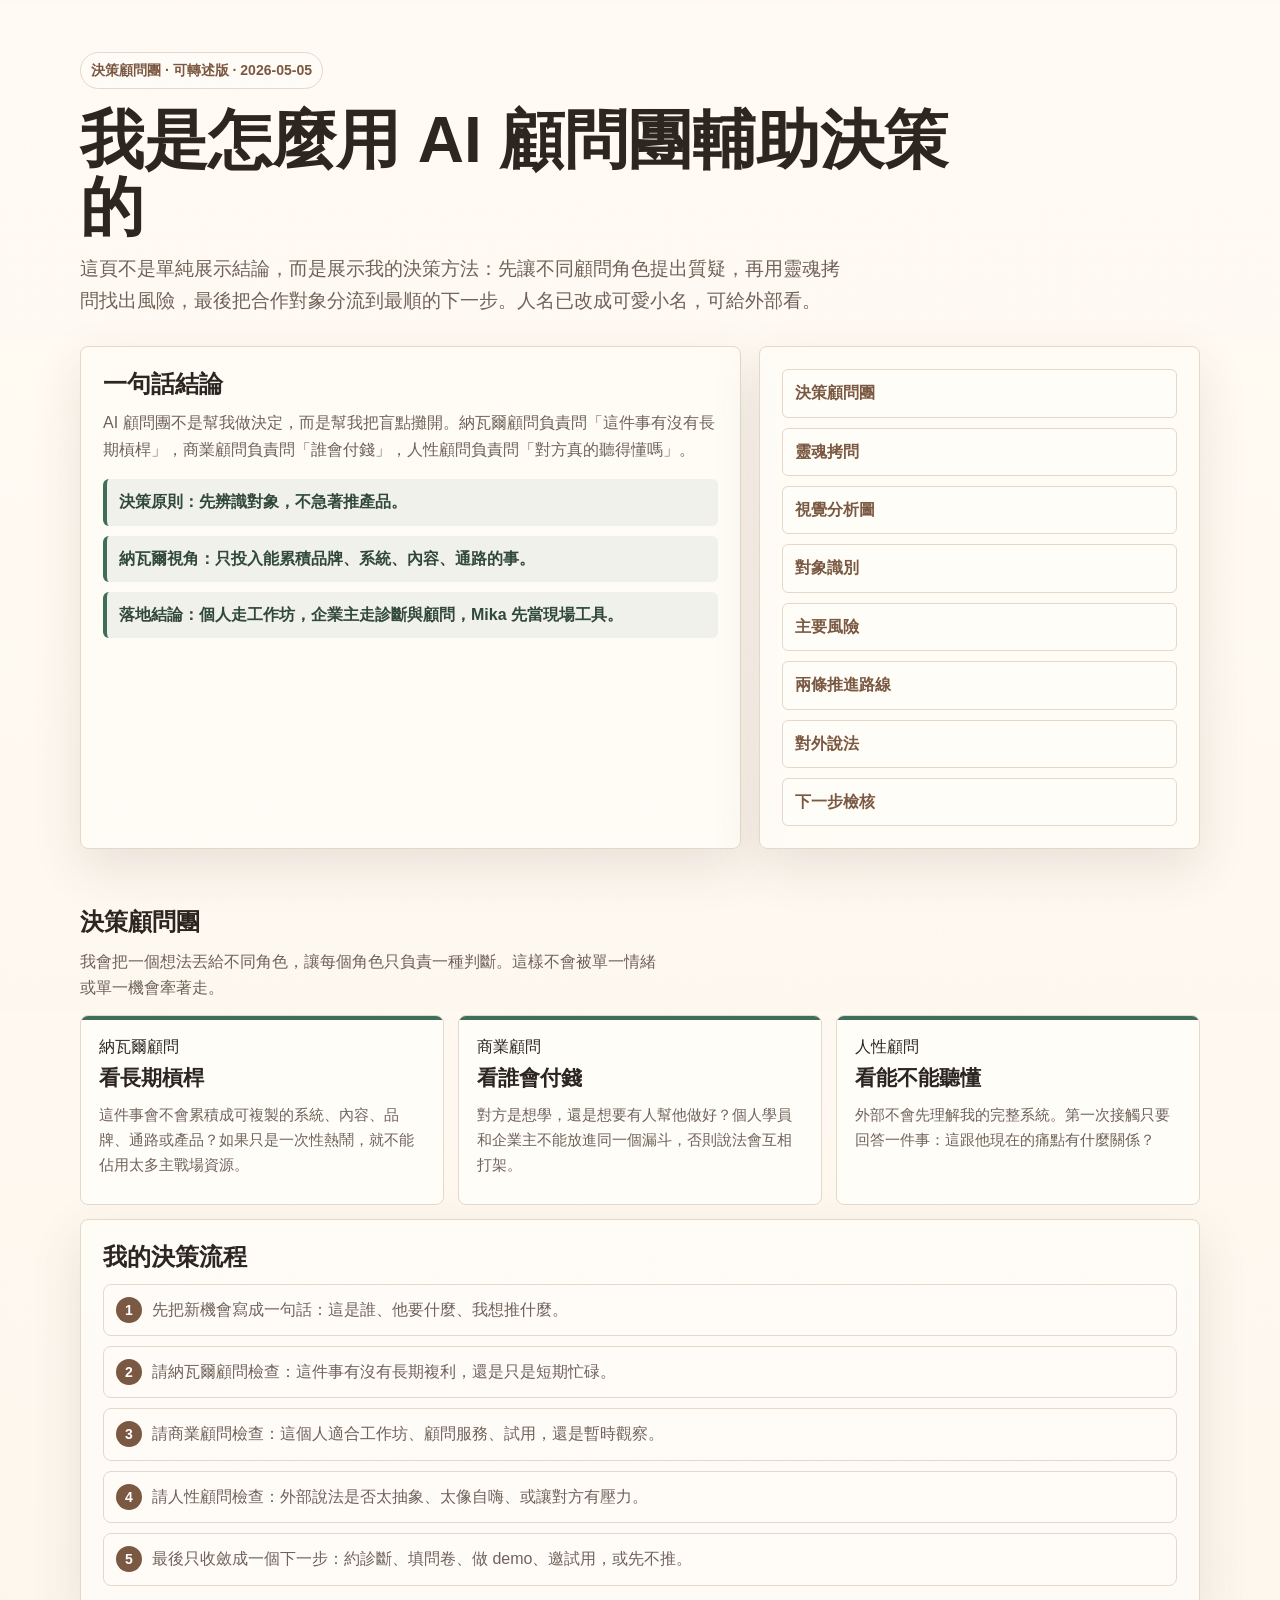
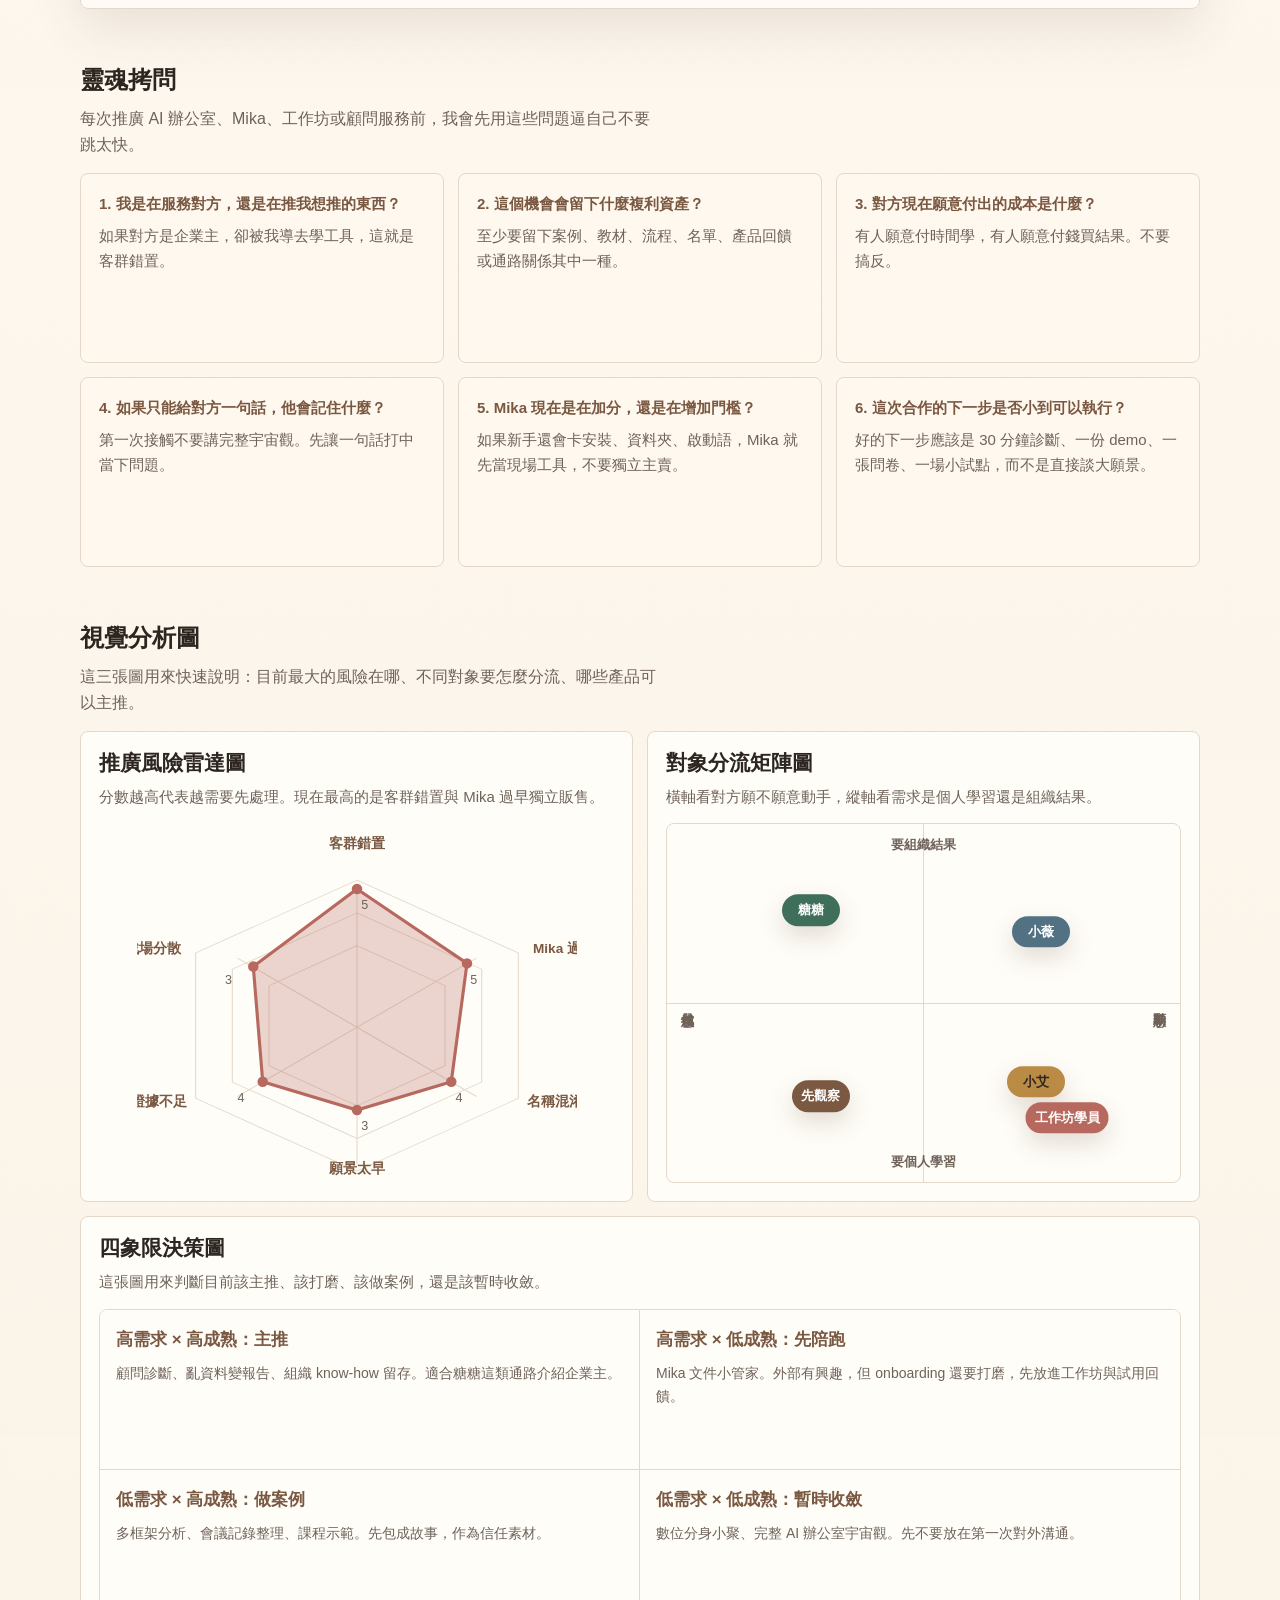
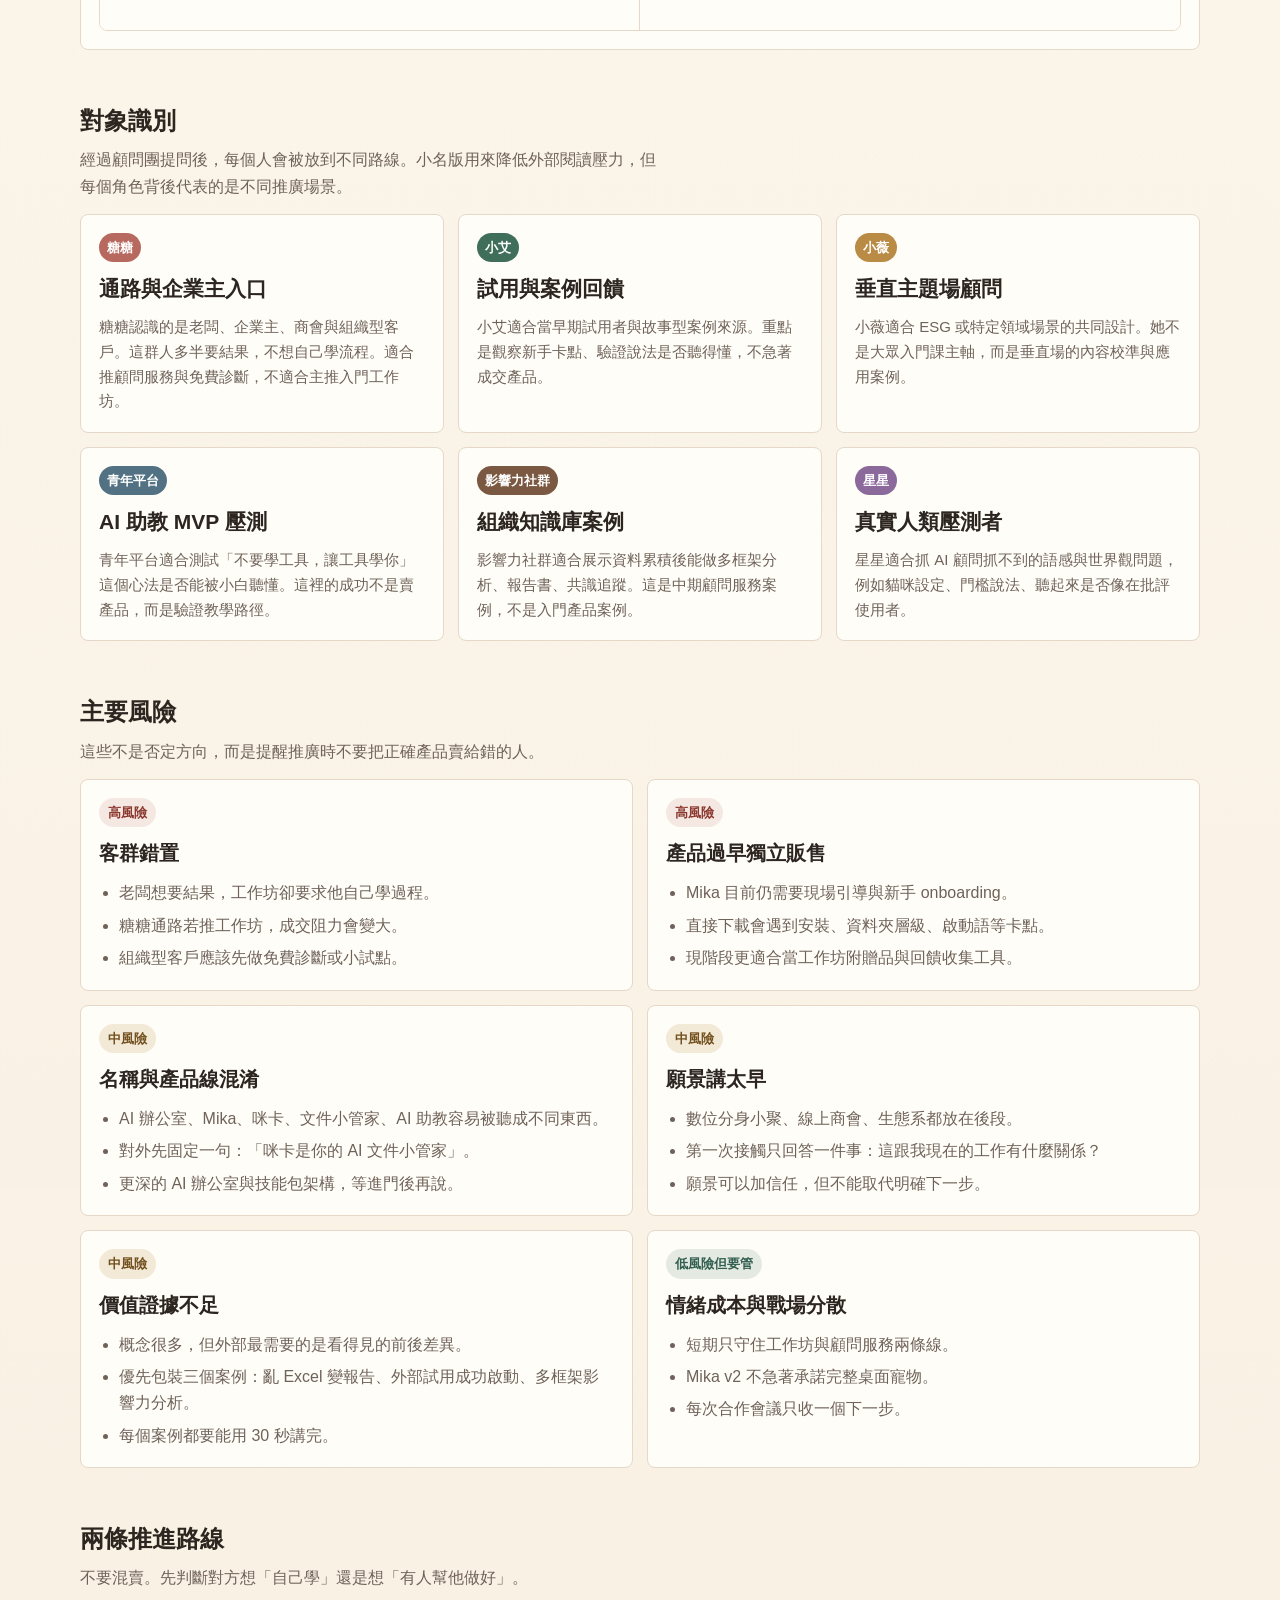
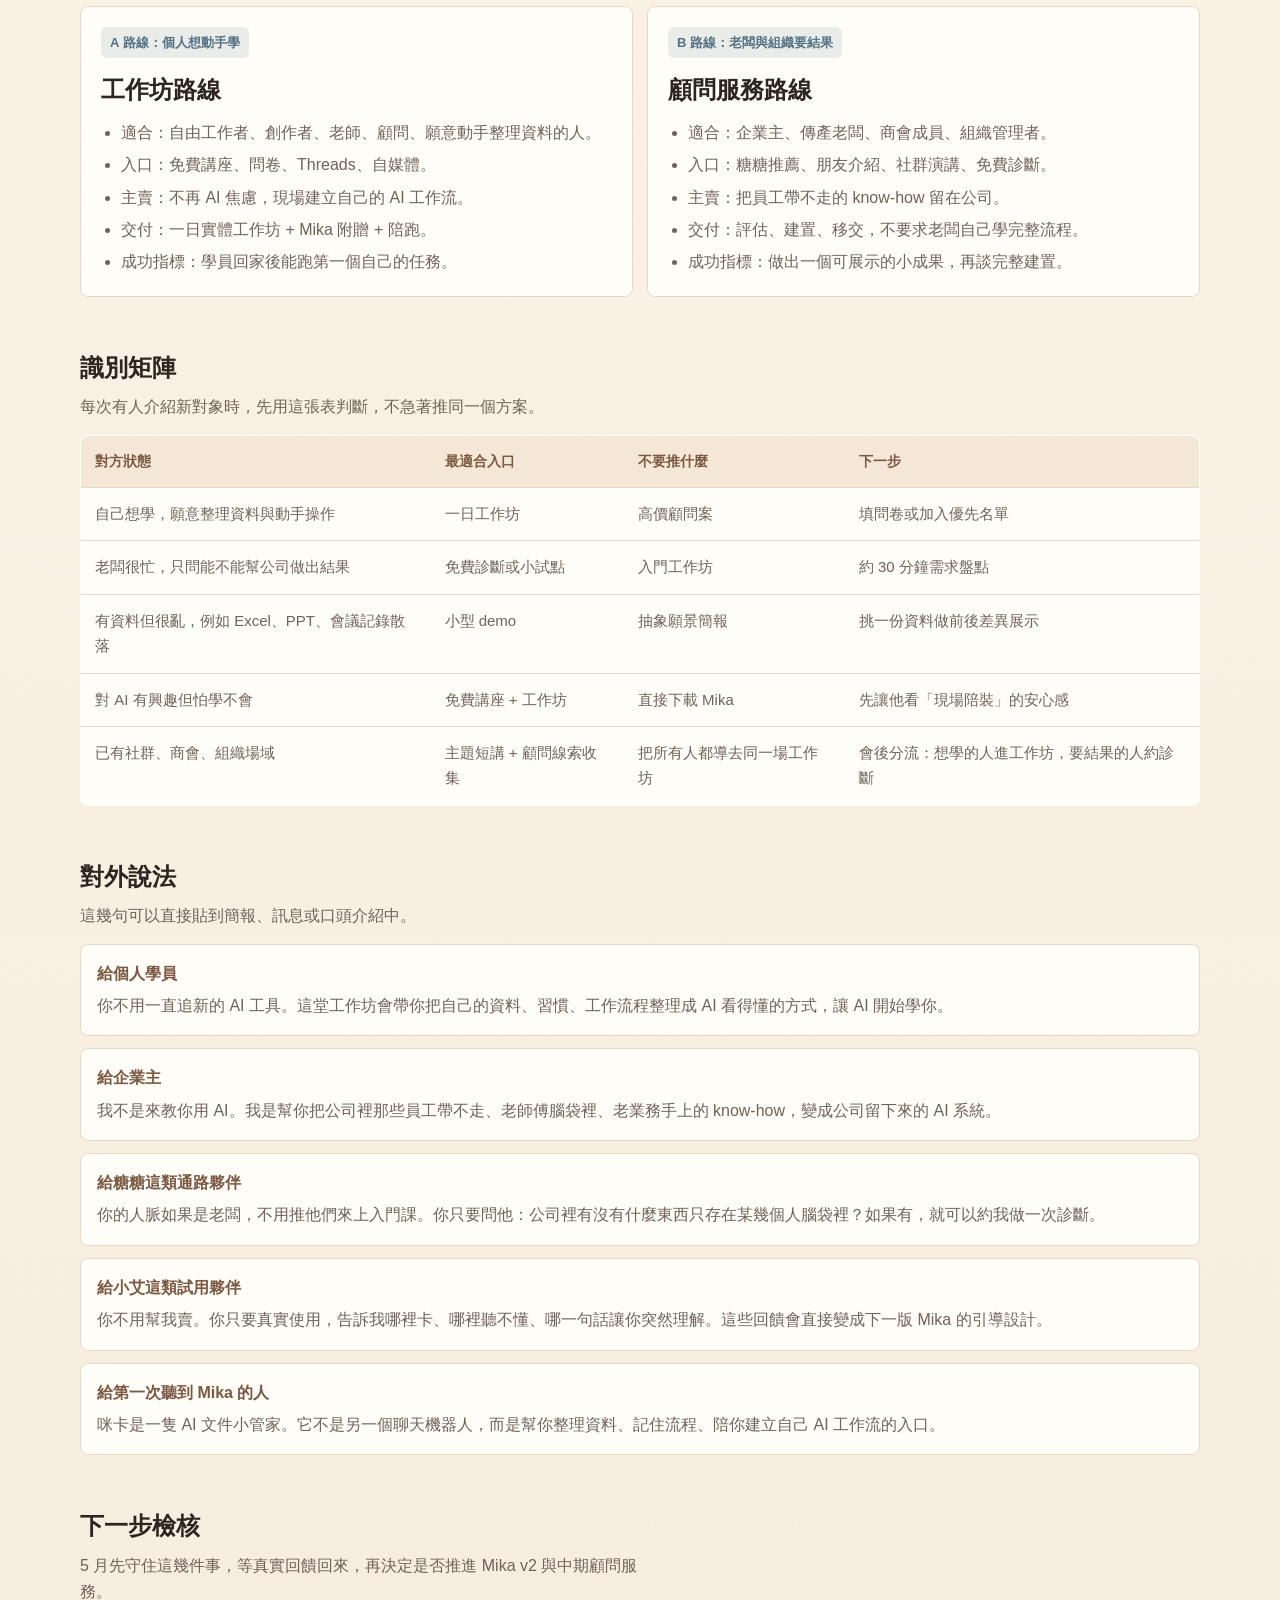
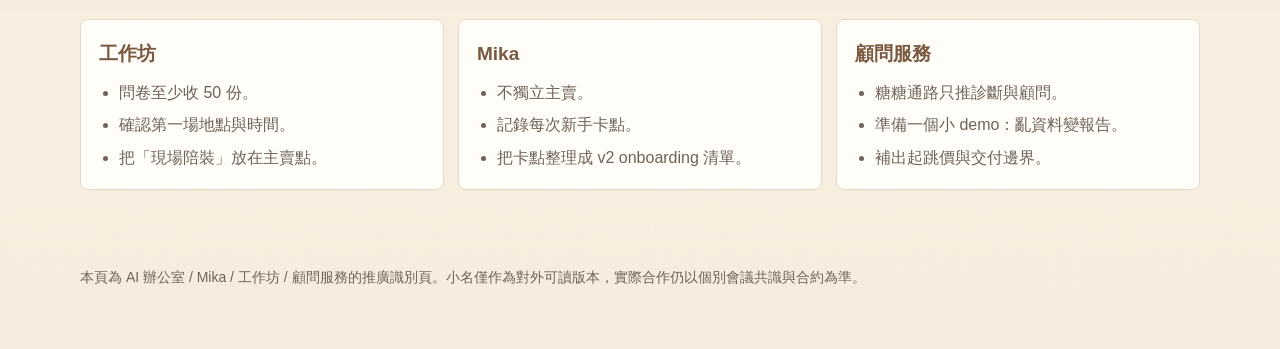
<file: decision-advisor.html>
<!doctype html>
<html lang="zh-Hant">
<head>
  <meta charset="utf-8">
  <meta name="viewport" content="width=device-width, initial-scale=1">
  <meta name="robots" content="noindex, nofollow">
  <title>AI 辦公室決策顧問團評估頁</title>
  <style>
    :root {
      --ink: #2c2520;
      --muted: #6f6259;
      --line: #e5d8c9;
      --paper: #fffaf3;
      --cream: #f6ecdc;
      --milk: #fffdf8;
      --coffee: #7a5841;
      --green: #3f6f5b;
      --rose: #b8695f;
      --gold: #b98b45;
      --blue: #527284;
      --shadow: 0 18px 50px rgba(89, 66, 46, .12);
    }

    * { box-sizing: border-box; }

    body {
      margin: 0;
      background: var(--paper);
      color: var(--ink);
      font-family: -apple-system, BlinkMacSystemFont, "Segoe UI", "Noto Sans TC", "PingFang TC", "Microsoft JhengHei", sans-serif;
      line-height: 1.65;
    }

    a { color: inherit; }

    .page {
      min-height: 100vh;
      background:
        linear-gradient(180deg, rgba(255, 250, 243, .96), rgba(246, 236, 220, .92)),
        repeating-linear-gradient(90deg, rgba(122, 88, 65, .04) 0 1px, transparent 1px 72px);
    }

    .wrap {
      width: min(1120px, calc(100% - 36px));
      margin: 0 auto;
    }

    header {
      padding: 52px 0 30px;
    }

    .eyebrow {
      display: inline-flex;
      align-items: center;
      gap: 8px;
      padding: 6px 10px;
      border: 1px solid var(--line);
      border-radius: 999px;
      color: var(--coffee);
      background: rgba(255, 253, 248, .72);
      font-size: 14px;
      font-weight: 700;
    }

    h1 {
      margin: 18px 0 12px;
      max-width: 880px;
      font-size: clamp(34px, 5vw, 64px);
      line-height: 1.05;
      letter-spacing: 0;
    }

    .lead {
      max-width: 760px;
      margin: 0;
      color: var(--muted);
      font-size: 19px;
    }

    .hero-grid {
      display: grid;
      grid-template-columns: 1.2fr .8fr;
      gap: 18px;
      margin-top: 30px;
    }

    .panel {
      border: 1px solid var(--line);
      background: rgba(255, 253, 248, .82);
      box-shadow: var(--shadow);
      border-radius: 8px;
      padding: 22px;
    }

    .panel h2,
    .panel h3,
    section h2 {
      margin: 0 0 12px;
      line-height: 1.22;
      letter-spacing: 0;
    }

    .panel p { margin: 0; color: var(--muted); }

    .decision {
      display: grid;
      gap: 10px;
      margin-top: 16px;
    }

    .decision div {
      border-left: 4px solid var(--green);
      padding: 10px 12px;
      background: rgba(63, 111, 91, .08);
      border-radius: 6px;
      color: #31483d;
      font-weight: 700;
    }

    .toc {
      display: grid;
      gap: 10px;
    }

    .toc a {
      display: block;
      padding: 10px 12px;
      border: 1px solid var(--line);
      border-radius: 6px;
      text-decoration: none;
      background: var(--milk);
      color: var(--coffee);
      font-weight: 700;
    }

    section {
      padding: 28px 0;
    }

    .section-head {
      display: flex;
      align-items: end;
      justify-content: space-between;
      gap: 18px;
      margin-bottom: 14px;
    }

    .section-head p {
      max-width: 580px;
      margin: 0;
      color: var(--muted);
    }

    .cards {
      display: grid;
      grid-template-columns: repeat(3, 1fr);
      gap: 14px;
    }

    .advisor-grid,
    .question-grid {
      display: grid;
      grid-template-columns: repeat(3, 1fr);
      gap: 14px;
    }

    .card,
    .advisor,
    .question {
      min-height: 190px;
      border: 1px solid var(--line);
      border-radius: 8px;
      padding: 18px;
      background: var(--milk);
    }

    .advisor {
      position: relative;
      overflow: hidden;
    }

    .advisor::before {
      content: "";
      position: absolute;
      inset: 0 0 auto 0;
      height: 4px;
      background: var(--green);
    }

    .question {
      background: #fff8ef;
    }

    .card .tag {
      display: inline-block;
      margin-bottom: 10px;
      padding: 4px 8px;
      border-radius: 999px;
      font-size: 13px;
      font-weight: 800;
      color: #fff;
      background: var(--coffee);
    }

    .card h3,
    .advisor h3,
    .question h3 {
      margin: 0 0 8px;
      font-size: 21px;
    }

    .card p,
    .advisor p,
    .question p {
      margin: 0;
      color: var(--muted);
      font-size: 15px;
    }

    .question strong {
      display: block;
      margin-bottom: 8px;
      color: var(--coffee);
      font-size: 15px;
    }

    .flow {
      display: grid;
      gap: 10px;
    }

    .flow div {
      display: grid;
      grid-template-columns: auto 1fr;
      gap: 10px;
      align-items: start;
      padding: 12px;
      border: 1px solid var(--line);
      border-radius: 8px;
      background: rgba(255, 253, 248, .86);
      color: var(--muted);
    }

    .step {
      display: inline-grid;
      place-items: center;
      width: 26px;
      height: 26px;
      border-radius: 999px;
      background: var(--coffee);
      color: #fff;
      font-weight: 800;
      font-size: 14px;
      line-height: 1;
    }

    .visual-grid {
      display: grid;
      grid-template-columns: 1fr 1fr;
      gap: 14px;
    }

    .visual-panel {
      border: 1px solid var(--line);
      border-radius: 8px;
      background: var(--milk);
      padding: 18px;
      overflow: hidden;
    }

    .visual-panel.wide {
      grid-column: 1 / -1;
    }

    .visual-panel h3 {
      margin: 0 0 8px;
      font-size: 21px;
      line-height: 1.28;
    }

    .visual-panel p {
      margin: 0 0 14px;
      color: var(--muted);
      font-size: 15px;
    }

    .radar-wrap {
      display: grid;
      place-items: center;
      min-height: 330px;
    }

    .radar {
      width: min(100%, 440px);
      height: auto;
      display: block;
    }

    .axis-label {
      fill: var(--coffee);
      font-size: 13px;
      font-weight: 800;
    }

    .score-label {
      fill: var(--muted);
      font-size: 12px;
    }

    .matrix {
      position: relative;
      min-height: 360px;
      border: 1px solid var(--line);
      border-radius: 8px;
      background:
        linear-gradient(90deg, transparent calc(50% - .5px), var(--line) calc(50% - .5px), var(--line) calc(50% + .5px), transparent calc(50% + .5px)),
        linear-gradient(0deg, transparent calc(50% - .5px), var(--line) calc(50% - .5px), var(--line) calc(50% + .5px), transparent calc(50% + .5px)),
        #fffdf8;
      overflow: hidden;
    }

    .axis {
      position: absolute;
      color: var(--muted);
      font-size: 13px;
      font-weight: 800;
    }

    .axis.top { top: 10px; left: 50%; transform: translateX(-50%); }
    .axis.bottom { bottom: 10px; left: 50%; transform: translateX(-50%); }
    .axis.left { left: 10px; top: 50%; transform: translateY(-50%); writing-mode: vertical-rl; }
    .axis.right { right: 10px; top: 50%; transform: translateY(-50%); writing-mode: vertical-rl; }

    .dot {
      position: absolute;
      transform: translate(-50%, -50%);
      display: inline-flex;
      align-items: center;
      justify-content: center;
      min-width: 58px;
      min-height: 30px;
      padding: 5px 9px;
      border-radius: 999px;
      background: var(--coffee);
      color: #fff;
      font-weight: 800;
      font-size: 13px;
      box-shadow: 0 10px 24px rgba(89, 66, 46, .18);
      white-space: nowrap;
    }

    .dot.green { background: var(--green); }
    .dot.rose { background: var(--rose); }
    .dot.blue { background: var(--blue); }
    .dot.gold { background: var(--gold); color: #2c2520; }

    .quadrants {
      display: grid;
      grid-template-columns: 1fr 1fr;
      border: 1px solid var(--line);
      border-radius: 8px;
      overflow: hidden;
      background: var(--milk);
    }

    .quad {
      min-height: 160px;
      padding: 16px;
      border-right: 1px solid var(--line);
      border-bottom: 1px solid var(--line);
      background: rgba(255, 253, 248, .84);
    }

    .quad:nth-child(2n) { border-right: 0; }
    .quad:nth-child(n+3) { border-bottom: 0; }

    .quad h4 {
      margin: 0 0 8px;
      color: var(--coffee);
      font-size: 17px;
    }

    .quad p {
      margin: 0;
      color: var(--muted);
      font-size: 14px;
    }

    .risk-grid {
      display: grid;
      grid-template-columns: repeat(2, 1fr);
      gap: 14px;
    }

    .risk {
      border: 1px solid var(--line);
      border-radius: 8px;
      background: var(--milk);
      padding: 18px;
    }

    .risk h3 {
      margin: 0 0 10px;
      font-size: 20px;
    }

    .risk ul,
    .route ul,
    .test-list {
      margin: 0;
      padding-left: 20px;
      color: var(--muted);
    }

    .risk li + li,
    .route li + li,
    .test-list li + li {
      margin-top: 6px;
    }

    .level {
      display: inline-flex;
      margin-bottom: 10px;
      padding: 4px 9px;
      border-radius: 999px;
      font-size: 13px;
      font-weight: 800;
    }

    .high { color: #8b382f; background: rgba(184, 105, 95, .14); }
    .mid { color: #73511f; background: rgba(185, 139, 69, .18); }
    .low { color: #315f50; background: rgba(63, 111, 91, .14); }

    table {
      width: 100%;
      border-collapse: collapse;
      overflow: hidden;
      border: 1px solid var(--line);
      border-radius: 8px;
      background: var(--milk);
    }

    th, td {
      padding: 14px;
      border-bottom: 1px solid var(--line);
      text-align: left;
      vertical-align: top;
    }

    th {
      color: var(--coffee);
      background: #f4e7d5;
      font-size: 14px;
    }

    td {
      color: var(--muted);
      font-size: 15px;
    }

    tr:last-child td { border-bottom: 0; }

    .routes {
      display: grid;
      grid-template-columns: repeat(2, 1fr);
      gap: 14px;
    }

    .route {
      border: 1px solid var(--line);
      border-radius: 8px;
      padding: 20px;
      background: var(--milk);
    }

    .route h3 {
      margin: 0 0 10px;
      font-size: 24px;
    }

    .route .badge {
      display: inline-block;
      margin-bottom: 12px;
      padding: 5px 9px;
      border-radius: 6px;
      background: rgba(82, 114, 132, .12);
      color: var(--blue);
      font-weight: 800;
      font-size: 13px;
    }

    .script {
      display: grid;
      gap: 12px;
    }

    .line {
      border: 1px solid var(--line);
      border-radius: 8px;
      background: var(--milk);
      padding: 16px;
    }

    .line strong {
      display: block;
      margin-bottom: 6px;
      color: var(--coffee);
    }

    .line p { margin: 0; color: var(--muted); }

    .checklist {
      display: grid;
      grid-template-columns: repeat(3, 1fr);
      gap: 14px;
    }

    .check {
      border: 1px solid var(--line);
      border-radius: 8px;
      background: var(--milk);
      padding: 18px;
    }

    .check h3 {
      margin: 0 0 10px;
      color: var(--coffee);
      font-size: 19px;
    }

    footer {
      padding: 34px 0 46px;
      color: var(--muted);
      font-size: 14px;
    }

    @media (max-width: 880px) {
      .hero-grid,
      .cards,
      .advisor-grid,
      .question-grid,
      .visual-grid,
      .risk-grid,
      .routes,
      .checklist {
        grid-template-columns: 1fr;
      }

      .visual-panel.wide { grid-column: auto; }
      .quadrants { grid-template-columns: 1fr; }
      .quad,
      .quad:nth-child(2n),
      .quad:nth-child(n+3) {
        border-right: 0;
        border-bottom: 1px solid var(--line);
      }
      .quad:last-child { border-bottom: 0; }

      header { padding-top: 34px; }
      .section-head { display: block; }
      .section-head p { margin-top: 8px; }
      th, td { display: block; width: 100%; }
      th { border-bottom: 0; }
      td { border-bottom: 1px solid var(--line); }
    }
  </style>
</head>
<body>
  <div class="page">
    <header class="wrap">
      <span class="eyebrow">決策顧問團 · 可轉述版 · 2026-05-05</span>
      <h1>我是怎麼用 AI 顧問團輔助決策的</h1>
      <p class="lead">這頁不是單純展示結論，而是展示我的決策方法：先讓不同顧問角色提出質疑，再用靈魂拷問找出風險，最後把合作對象分流到最順的下一步。人名已改成可愛小名，可給外部看。</p>

      <div class="hero-grid">
        <div class="panel">
          <h2>一句話結論</h2>
          <p>AI 顧問團不是幫我做決定，而是幫我把盲點攤開。納瓦爾顧問負責問「這件事有沒有長期槓桿」，商業顧問負責問「誰會付錢」，人性顧問負責問「對方真的聽得懂嗎」。</p>
          <div class="decision">
            <div>決策原則：先辨識對象，不急著推產品。</div>
            <div>納瓦爾視角：只投入能累積品牌、系統、內容、通路的事。</div>
            <div>落地結論：個人走工作坊，企業主走診斷與顧問，Mika 先當現場工具。</div>
          </div>
        </div>
        <nav class="panel toc" aria-label="頁面導覽">
          <a href="#method">決策顧問團</a>
          <a href="#questions">靈魂拷問</a>
          <a href="#visuals">視覺分析圖</a>
          <a href="#roles">對象識別</a>
          <a href="#risks">主要風險</a>
          <a href="#routes">兩條推進路線</a>
          <a href="#scripts">對外說法</a>
          <a href="#next">下一步檢核</a>
        </nav>
      </div>
    </header>

    <main class="wrap">
      <section id="method">
        <div class="section-head">
          <div>
            <h2>決策顧問團</h2>
            <p>我會把一個想法丟給不同角色，讓每個角色只負責一種判斷。這樣不會被單一情緒或單一機會牽著走。</p>
          </div>
        </div>

        <div class="advisor-grid">
          <article class="advisor">
            <span class="badge">納瓦爾顧問</span>
            <h3>看長期槓桿</h3>
            <p>這件事會不會累積成可複製的系統、內容、品牌、通路或產品？如果只是一次性熱鬧，就不能佔用太多主戰場資源。</p>
          </article>
          <article class="advisor">
            <span class="badge">商業顧問</span>
            <h3>看誰會付錢</h3>
            <p>對方是想學，還是想要有人幫他做好？個人學員和企業主不能放進同一個漏斗，否則說法會互相打架。</p>
          </article>
          <article class="advisor">
            <span class="badge">人性顧問</span>
            <h3>看能不能聽懂</h3>
            <p>外部不會先理解我的完整系統。第一次接觸只要回答一件事：這跟他現在的痛點有什麼關係？</p>
          </article>
        </div>

        <div class="panel" style="margin-top: 14px;">
          <h2>我的決策流程</h2>
          <div class="flow">
            <div><span class="step">1</span><span>先把新機會寫成一句話：這是誰、他要什麼、我想推什麼。</span></div>
            <div><span class="step">2</span><span>請納瓦爾顧問檢查：這件事有沒有長期複利，還是只是短期忙碌。</span></div>
            <div><span class="step">3</span><span>請商業顧問檢查：這個人適合工作坊、顧問服務、試用，還是暫時觀察。</span></div>
            <div><span class="step">4</span><span>請人性顧問檢查：外部說法是否太抽象、太像自嗨、或讓對方有壓力。</span></div>
            <div><span class="step">5</span><span>最後只收斂成一個下一步：約診斷、填問卷、做 demo、邀試用，或先不推。</span></div>
          </div>
        </div>
      </section>

      <section id="questions">
        <div class="section-head">
          <div>
            <h2>靈魂拷問</h2>
            <p>每次推廣 AI 辦公室、Mika、工作坊或顧問服務前，我會先用這些問題逼自己不要跳太快。</p>
          </div>
        </div>

        <div class="question-grid">
          <article class="question">
            <strong>1. 我是在服務對方，還是在推我想推的東西？</strong>
            <p>如果對方是企業主，卻被我導去學工具，這就是客群錯置。</p>
          </article>
          <article class="question">
            <strong>2. 這個機會會留下什麼複利資產？</strong>
            <p>至少要留下案例、教材、流程、名單、產品回饋或通路關係其中一種。</p>
          </article>
          <article class="question">
            <strong>3. 對方現在願意付出的成本是什麼？</strong>
            <p>有人願意付時間學，有人願意付錢買結果。不要搞反。</p>
          </article>
          <article class="question">
            <strong>4. 如果只能給對方一句話，他會記住什麼？</strong>
            <p>第一次接觸不要講完整宇宙觀。先讓一句話打中當下問題。</p>
          </article>
          <article class="question">
            <strong>5. Mika 現在是在加分，還是在增加門檻？</strong>
            <p>如果新手還會卡安裝、資料夾、啟動語，Mika 就先當現場工具，不要獨立主賣。</p>
          </article>
          <article class="question">
            <strong>6. 這次合作的下一步是否小到可以執行？</strong>
            <p>好的下一步應該是 30 分鐘診斷、一份 demo、一張問卷、一場小試點，而不是直接談大願景。</p>
          </article>
        </div>
      </section>

      <section id="visuals">
        <div class="section-head">
          <div>
            <h2>視覺分析圖</h2>
            <p>這三張圖用來快速說明：目前最大的風險在哪、不同對象要怎麼分流、哪些產品可以主推。</p>
          </div>
        </div>

        <div class="visual-grid">
          <article class="visual-panel">
            <h3>推廣風險雷達圖</h3>
            <p>分數越高代表越需要先處理。現在最高的是客群錯置與 Mika 過早獨立販售。</p>
            <div class="radar-wrap">
              <svg class="radar" viewBox="0 0 420 340" role="img" aria-label="推廣風險雷達圖">
                <polygon points="210,32 364,121 364,299 210,388 56,299 56,121" fill="none" stroke="#e5d8c9" stroke-width="1" transform="scale(1 .78) translate(0 38)"></polygon>
                <polygon points="210,72 329,141 329,279 210,348 91,279 91,141" fill="none" stroke="#e5d8c9" stroke-width="1" transform="scale(1 .78) translate(0 38)"></polygon>
                <polygon points="210,112 294,161 294,259 210,308 126,259 126,161" fill="none" stroke="#e5d8c9" stroke-width="1" transform="scale(1 .78) translate(0 38)"></polygon>
                <line x1="210" y1="63" x2="210" y2="326" stroke="#e5d8c9"></line>
                <line x1="96" y1="129" x2="324" y2="261" stroke="#e5d8c9"></line>
                <line x1="324" y1="129" x2="96" y2="261" stroke="#e5d8c9"></line>
                <polygon points="210,63 315,134 300,247 210,274 120,247 111,137" fill="rgba(184,105,95,.28)" stroke="#b8695f" stroke-width="3"></polygon>
                <circle cx="210" cy="63" r="5" fill="#b8695f"></circle>
                <circle cx="315" cy="134" r="5" fill="#b8695f"></circle>
                <circle cx="300" cy="247" r="5" fill="#b8695f"></circle>
                <circle cx="210" cy="274" r="5" fill="#b8695f"></circle>
                <circle cx="120" cy="247" r="5" fill="#b8695f"></circle>
                <circle cx="111" cy="137" r="5" fill="#b8695f"></circle>
                <text x="210" y="24" text-anchor="middle" class="axis-label">客群錯置</text>
                <text x="378" y="124" text-anchor="start" class="axis-label">Mika 過早賣</text>
                <text x="372" y="270" text-anchor="start" class="axis-label">名稱混淆</text>
                <text x="210" y="334" text-anchor="middle" class="axis-label">願景太早</text>
                <text x="48" y="270" text-anchor="end" class="axis-label">證據不足</text>
                <text x="42" y="124" text-anchor="end" class="axis-label">戰場分散</text>
                <text x="214" y="82" class="score-label">5</text>
                <text x="318" y="154" class="score-label">5</text>
                <text x="304" y="266" class="score-label">4</text>
                <text x="214" y="293" class="score-label">3</text>
                <text x="96" y="266" class="score-label">4</text>
                <text x="84" y="154" class="score-label">3</text>
              </svg>
            </div>
          </article>

          <article class="visual-panel">
            <h3>對象分流矩陣圖</h3>
            <p>橫軸看對方願不願意動手，縱軸看需求是個人學習還是組織結果。</p>
            <div class="matrix" role="img" aria-label="對象分流矩陣圖">
              <span class="axis top">要組織結果</span>
              <span class="axis bottom">要個人學習</span>
              <span class="axis left">想被代做</span>
              <span class="axis right">願意動手</span>
              <span class="dot green" style="left: 28%; top: 24%;">糖糖</span>
              <span class="dot blue" style="left: 73%; top: 30%;">小薇</span>
              <span class="dot gold" style="left: 72%; top: 72%;">小艾</span>
              <span class="dot rose" style="left: 78%; top: 82%;">工作坊學員</span>
              <span class="dot" style="left: 30%; top: 76%;">先觀察</span>
            </div>
          </article>

          <article class="visual-panel wide">
            <h3>四象限決策圖</h3>
            <p>這張圖用來判斷目前該主推、該打磨、該做案例，還是該暫時收斂。</p>
            <div class="quadrants">
              <div class="quad">
                <h4>高需求 × 高成熟：主推</h4>
                <p>顧問診斷、亂資料變報告、組織 know-how 留存。適合糖糖這類通路介紹企業主。</p>
              </div>
              <div class="quad">
                <h4>高需求 × 低成熟：先陪跑</h4>
                <p>Mika 文件小管家。外部有興趣，但 onboarding 還要打磨，先放進工作坊與試用回饋。</p>
              </div>
              <div class="quad">
                <h4>低需求 × 高成熟：做案例</h4>
                <p>多框架分析、會議記錄整理、課程示範。先包成故事，作為信任素材。</p>
              </div>
              <div class="quad">
                <h4>低需求 × 低成熟：暫時收斂</h4>
                <p>數位分身小聚、完整 AI 辦公室宇宙觀。先不要放在第一次對外溝通。</p>
              </div>
            </div>
          </article>
        </div>
      </section>

      <section id="roles">
        <div class="section-head">
          <div>
            <h2>對象識別</h2>
            <p>經過顧問團提問後，每個人會被放到不同路線。小名版用來降低外部閱讀壓力，但每個角色背後代表的是不同推廣場景。</p>
          </div>
        </div>

        <div class="cards">
          <article class="card">
            <span class="tag" style="background: var(--rose);">糖糖</span>
            <h3>通路與企業主入口</h3>
            <p>糖糖認識的是老闆、企業主、商會與組織型客戶。這群人多半要結果，不想自己學流程。適合推顧問服務與免費診斷，不適合主推入門工作坊。</p>
          </article>
          <article class="card">
            <span class="tag" style="background: var(--green);">小艾</span>
            <h3>試用與案例回饋</h3>
            <p>小艾適合當早期試用者與故事型案例來源。重點是觀察新手卡點、驗證說法是否聽得懂，不急著成交產品。</p>
          </article>
          <article class="card">
            <span class="tag" style="background: var(--gold);">小薇</span>
            <h3>垂直主題場顧問</h3>
            <p>小薇適合 ESG 或特定領域場景的共同設計。她不是大眾入門課主軸，而是垂直場的內容校準與應用案例。</p>
          </article>
          <article class="card">
            <span class="tag" style="background: var(--blue);">青年平台</span>
            <h3>AI 助教 MVP 壓測</h3>
            <p>青年平台適合測試「不要學工具，讓工具學你」這個心法是否能被小白聽懂。這裡的成功不是賣產品，而是驗證教學路徑。</p>
          </article>
          <article class="card">
            <span class="tag" style="background: var(--coffee);">影響力社群</span>
            <h3>組織知識庫案例</h3>
            <p>影響力社群適合展示資料累積後能做多框架分析、報告書、共識追蹤。這是中期顧問服務案例，不是入門產品案例。</p>
          </article>
          <article class="card">
            <span class="tag" style="background: #8b6a9b;">星星</span>
            <h3>真實人類壓測者</h3>
            <p>星星適合抓 AI 顧問抓不到的語感與世界觀問題，例如貓咪設定、門檻說法、聽起來是否像在批評使用者。</p>
          </article>
        </div>
      </section>

      <section id="risks">
        <div class="section-head">
          <div>
            <h2>主要風險</h2>
            <p>這些不是否定方向，而是提醒推廣時不要把正確產品賣給錯的人。</p>
          </div>
        </div>

        <div class="risk-grid">
          <article class="risk">
            <span class="level high">高風險</span>
            <h3>客群錯置</h3>
            <ul>
              <li>老闆想要結果，工作坊卻要求他自己學過程。</li>
              <li>糖糖通路若推工作坊，成交阻力會變大。</li>
              <li>組織型客戶應該先做免費診斷或小試點。</li>
            </ul>
          </article>

          <article class="risk">
            <span class="level high">高風險</span>
            <h3>產品過早獨立販售</h3>
            <ul>
              <li>Mika 目前仍需要現場引導與新手 onboarding。</li>
              <li>直接下載會遇到安裝、資料夾層級、啟動語等卡點。</li>
              <li>現階段更適合當工作坊附贈品與回饋收集工具。</li>
            </ul>
          </article>

          <article class="risk">
            <span class="level mid">中風險</span>
            <h3>名稱與產品線混淆</h3>
            <ul>
              <li>AI 辦公室、Mika、咪卡、文件小管家、AI 助教容易被聽成不同東西。</li>
              <li>對外先固定一句：「咪卡是你的 AI 文件小管家」。</li>
              <li>更深的 AI 辦公室與技能包架構，等進門後再說。</li>
            </ul>
          </article>

          <article class="risk">
            <span class="level mid">中風險</span>
            <h3>願景講太早</h3>
            <ul>
              <li>數位分身小聚、線上商會、生態系都放在後段。</li>
              <li>第一次接觸只回答一件事：這跟我現在的工作有什麼關係？</li>
              <li>願景可以加信任，但不能取代明確下一步。</li>
            </ul>
          </article>

          <article class="risk">
            <span class="level mid">中風險</span>
            <h3>價值證據不足</h3>
            <ul>
              <li>概念很多，但外部最需要的是看得見的前後差異。</li>
              <li>優先包裝三個案例：亂 Excel 變報告、外部試用成功啟動、多框架影響力分析。</li>
              <li>每個案例都要能用 30 秒講完。</li>
            </ul>
          </article>

          <article class="risk">
            <span class="level low">低風險但要管</span>
            <h3>情緒成本與戰場分散</h3>
            <ul>
              <li>短期只守住工作坊與顧問服務兩條線。</li>
              <li>Mika v2 不急著承諾完整桌面寵物。</li>
              <li>每次合作會議只收一個下一步。</li>
            </ul>
          </article>
        </div>
      </section>

      <section id="routes">
        <div class="section-head">
          <div>
            <h2>兩條推進路線</h2>
            <p>不要混賣。先判斷對方想「自己學」還是想「有人幫他做好」。</p>
          </div>
        </div>

        <div class="routes">
          <article class="route">
            <span class="badge">A 路線：個人想動手學</span>
            <h3>工作坊路線</h3>
            <ul>
              <li>適合：自由工作者、創作者、老師、顧問、願意動手整理資料的人。</li>
              <li>入口：免費講座、問卷、Threads、自媒體。</li>
              <li>主賣：不再 AI 焦慮，現場建立自己的 AI 工作流。</li>
              <li>交付：一日實體工作坊 + Mika 附贈 + 陪跑。</li>
              <li>成功指標：學員回家後能跑第一個自己的任務。</li>
            </ul>
          </article>

          <article class="route">
            <span class="badge">B 路線：老闆與組織要結果</span>
            <h3>顧問服務路線</h3>
            <ul>
              <li>適合：企業主、傳產老闆、商會成員、組織管理者。</li>
              <li>入口：糖糖推薦、朋友介紹、社群演講、免費診斷。</li>
              <li>主賣：把員工帶不走的 know-how 留在公司。</li>
              <li>交付：評估、建置、移交，不要求老闆自己學完整流程。</li>
              <li>成功指標：做出一個可展示的小成果，再談完整建置。</li>
            </ul>
          </article>
        </div>
      </section>

      <section>
        <div class="section-head">
          <div>
            <h2>識別矩陣</h2>
            <p>每次有人介紹新對象時，先用這張表判斷，不急著推同一個方案。</p>
          </div>
        </div>

        <table>
          <thead>
            <tr>
              <th>對方狀態</th>
              <th>最適合入口</th>
              <th>不要推什麼</th>
              <th>下一步</th>
            </tr>
          </thead>
          <tbody>
            <tr>
              <td>自己想學，願意整理資料與動手操作</td>
              <td>一日工作坊</td>
              <td>高價顧問案</td>
              <td>填問卷或加入優先名單</td>
            </tr>
            <tr>
              <td>老闆很忙，只問能不能幫公司做出結果</td>
              <td>免費診斷或小試點</td>
              <td>入門工作坊</td>
              <td>約 30 分鐘需求盤點</td>
            </tr>
            <tr>
              <td>有資料但很亂，例如 Excel、PPT、會議記錄散落</td>
              <td>小型 demo</td>
              <td>抽象願景簡報</td>
              <td>挑一份資料做前後差異展示</td>
            </tr>
            <tr>
              <td>對 AI 有興趣但怕學不會</td>
              <td>免費講座 + 工作坊</td>
              <td>直接下載 Mika</td>
              <td>先讓他看「現場陪裝」的安心感</td>
            </tr>
            <tr>
              <td>已有社群、商會、組織場域</td>
              <td>主題短講 + 顧問線索收集</td>
              <td>把所有人都導去同一場工作坊</td>
              <td>會後分流：想學的人進工作坊，要結果的人約診斷</td>
            </tr>
          </tbody>
        </table>
      </section>

      <section id="scripts">
        <div class="section-head">
          <div>
            <h2>對外說法</h2>
            <p>這幾句可以直接貼到簡報、訊息或口頭介紹中。</p>
          </div>
        </div>

        <div class="script">
          <div class="line">
            <strong>給個人學員</strong>
            <p>你不用一直追新的 AI 工具。這堂工作坊會帶你把自己的資料、習慣、工作流程整理成 AI 看得懂的方式，讓 AI 開始學你。</p>
          </div>
          <div class="line">
            <strong>給企業主</strong>
            <p>我不是來教你用 AI。我是幫你把公司裡那些員工帶不走、老師傅腦袋裡、老業務手上的 know-how，變成公司留下來的 AI 系統。</p>
          </div>
          <div class="line">
            <strong>給糖糖這類通路夥伴</strong>
            <p>你的人脈如果是老闆，不用推他們來上入門課。你只要問他：公司裡有沒有什麼東西只存在某幾個人腦袋裡？如果有，就可以約我做一次診斷。</p>
          </div>
          <div class="line">
            <strong>給小艾這類試用夥伴</strong>
            <p>你不用幫我賣。你只要真實使用，告訴我哪裡卡、哪裡聽不懂、哪一句話讓你突然理解。這些回饋會直接變成下一版 Mika 的引導設計。</p>
          </div>
          <div class="line">
            <strong>給第一次聽到 Mika 的人</strong>
            <p>咪卡是一隻 AI 文件小管家。它不是另一個聊天機器人，而是幫你整理資料、記住流程、陪你建立自己 AI 工作流的入口。</p>
          </div>
        </div>
      </section>

      <section id="next">
        <div class="section-head">
          <div>
            <h2>下一步檢核</h2>
            <p>5 月先守住這幾件事，等真實回饋回來，再決定是否推進 Mika v2 與中期顧問服務。</p>
          </div>
        </div>

        <div class="checklist">
          <article class="check">
            <h3>工作坊</h3>
            <ul class="test-list">
              <li>問卷至少收 50 份。</li>
              <li>確認第一場地點與時間。</li>
              <li>把「現場陪裝」放在主賣點。</li>
            </ul>
          </article>
          <article class="check">
            <h3>Mika</h3>
            <ul class="test-list">
              <li>不獨立主賣。</li>
              <li>記錄每次新手卡點。</li>
              <li>把卡點整理成 v2 onboarding 清單。</li>
            </ul>
          </article>
          <article class="check">
            <h3>顧問服務</h3>
            <ul class="test-list">
              <li>糖糖通路只推診斷與顧問。</li>
              <li>準備一個小 demo：亂資料變報告。</li>
              <li>補出起跳價與交付邊界。</li>
            </ul>
          </article>
        </div>
      </section>
    </main>

    <footer class="wrap">
      <p>本頁為 AI 辦公室 / Mika / 工作坊 / 顧問服務的推廣識別頁。小名僅作為對外可讀版本，實際合作仍以個別會議共識與合約為準。</p>
    </footer>
  </div>
</body>
</html>
</file>
<file: style.css>
/* Agent 工作流零基礎課 ─ 招生頁 */
/* 配色基於 Mika 咪卡奶茶色系 */

:root {
  --bg: #fafaf7;
  --bg-alt: #f3efe7;
  --bg-card: #ffffff;
  --text: #2b2b2b;
  --text-soft: #6b6b6b;
  --border: #e3ddd0;
  --accent: #8a6f4a;       /* 奶茶主色 */
  --accent-light: #c9b490; /* 奶茶亮 */
  --accent-deep: #5a4632;  /* 奶茶深 */
  --highlight: #d4a574;    /* 強調米黃 */
  --side-bg: #f7f3ea;
  --shadow-sm: 0 2px 8px rgba(90, 70, 50, 0.06);
  --shadow-md: 0 8px 24px rgba(90, 70, 50, 0.1);
}

* { box-sizing: border-box; margin: 0; padding: 0; }

html { scroll-behavior: smooth; scroll-padding-top: 130px; }

body {
  background: var(--bg);
  color: var(--text);
  font-family: -apple-system, BlinkMacSystemFont, "Noto Sans TC", "PingFang TC", "Heiti TC", "Microsoft JhengHei", sans-serif;
  font-size: 16px;
  line-height: 1.8;
  -webkit-font-smoothing: antialiased;
}

a { color: var(--accent); text-decoration: none; }
a:hover { text-decoration: underline; }
img { max-width: 100%; height: auto; }

/* Top Nav */
.topnav {
  position: sticky;
  top: 0;
  background: rgba(250, 250, 247, 0.96);
  backdrop-filter: blur(10px);
  -webkit-backdrop-filter: blur(10px);
  border-bottom: 1px solid var(--border);
  z-index: 100;
  height: 60px;
}
.topnav-inner {
  max-width: 1200px;
  margin: 0 auto;
  padding: 0 24px;
  height: 100%;
  display: flex;
  align-items: center;
  justify-content: space-between;
}
.topnav-logo {
  font-size: 16px;
  font-weight: 700;
  color: var(--text);
  letter-spacing: 0.5px;
}
.topnav-cta {
  padding: 9px 20px;
  background: var(--accent);
  color: white !important;
  border-radius: 999px;
  font-size: 14px;
  font-weight: 500;
  transition: all 0.2s;
}
.topnav-cta:hover {
  background: var(--accent-deep);
  text-decoration: none;
  transform: translateY(-1px);
}

/* Sticky Tabs */
.tabs {
  position: sticky;
  top: 60px;
  background: var(--bg);
  border-bottom: 1px solid var(--border);
  z-index: 99;
}
.tabs-inner {
  max-width: 1200px;
  margin: 0 auto;
  padding: 0 24px;
  display: flex;
  gap: 4px;
  overflow-x: auto;
}
.tabs a {
  padding: 14px 18px;
  font-size: 15px;
  color: var(--text-soft);
  border-bottom: 2px solid transparent;
  white-space: nowrap;
  transition: all 0.2s;
}
.tabs a:hover {
  color: var(--text);
  text-decoration: none;
}
.tabs a.active {
  color: var(--accent);
  border-bottom-color: var(--accent);
  font-weight: 500;
}

/* Layout: Left + Right Sticky */
.layout {
  max-width: 1200px;
  margin: 0 auto;
  padding: 32px 24px 60px;
  display: grid;
  grid-template-columns: 1fr 360px;
  gap: 48px;
}
.main-col { min-width: 0; }
.side-col { min-width: 0; }

/* Hero */
.hero {
  padding: 32px 0 40px;
  border-bottom: 1px solid var(--border);
  margin-bottom: 48px;
}
.pills {
  display: flex;
  flex-wrap: wrap;
  gap: 8px;
  margin-bottom: 28px;
}
.pill {
  padding: 5px 14px;
  background: var(--bg-alt);
  color: var(--accent);
  border-radius: 999px;
  font-size: 13px;
  font-weight: 500;
}
.hero h1 {
  font-size: 38px;
  line-height: 1.4;
  font-weight: 700;
  margin-bottom: 20px;
  letter-spacing: 0.5px;
}
.hero .hl {
  background: linear-gradient(180deg, transparent 65%, var(--highlight) 65%);
  padding: 0 4px;
}
.hero-sub {
  font-size: 18px;
  color: var(--accent);
  font-weight: 600;
  margin-bottom: 16px;
}
.hero-desc {
  font-size: 17px;
  line-height: 1.9;
  color: var(--text-soft);
  margin-bottom: 24px;
}
.hero-meta {
  font-size: 14px;
  color: var(--text-soft);
}

/* Section */
.section {
  margin-bottom: 56px;
  scroll-margin-top: 130px;
}
.section-title {
  font-size: 30px;
  font-weight: 700;
  margin-bottom: 8px;
  text-align: left;
}
.section-lead {
  font-size: 16px;
  color: var(--text-soft);
  margin-bottom: 28px;
}
.sub-section-title {
  font-size: 20px;
  font-weight: 600;
  margin: 32px 0 16px;
  color: var(--text);
}

/* Cards */
.card {
  background: var(--bg-card);
  border: 1px solid var(--border);
  border-radius: 14px;
  padding: 28px;
  margin-bottom: 24px;
  box-shadow: var(--shadow-sm);
}
.card-title {
  font-size: 20px;
  font-weight: 700;
  margin-bottom: 12px;
  line-height: 1.5;
}
.card-sub {
  font-size: 16px;
  color: var(--text-soft);
  margin-bottom: 20px;
}
.card-bottom {
  margin-top: 20px;
  padding-top: 16px;
  border-top: 1px solid var(--border);
  font-size: 16px;
  line-height: 1.8;
}

/* Numbered list */
.numbered {
  list-style: none;
  counter-reset: numbered-list;
  padding-left: 0;
}
.numbered li {
  counter-increment: numbered-list;
  padding-left: 40px;
  position: relative;
  margin-bottom: 14px;
  line-height: 1.8;
}
.numbered li::before {
  content: counter(numbered-list);
  position: absolute;
  left: 0;
  top: 2px;
  width: 28px;
  height: 28px;
  background: var(--accent);
  color: white;
  border-radius: 50%;
  display: flex;
  align-items: center;
  justify-content: center;
  font-size: 13px;
  font-weight: 600;
}

/* Pain card */
.pain-card { background: var(--bg-alt); }
.pain-grid {
  display: grid;
  grid-template-columns: 1fr 1fr;
  gap: 20px;
}
.pain-col {
  background: var(--bg-card);
  border: 1px solid var(--border);
  border-radius: 10px;
  padding: 20px;
}
.pain-col h4 {
  font-size: 16px;
  margin-bottom: 14px;
  color: var(--accent-deep);
}
.pain-col ul {
  padding-left: 18px;
  font-size: 14px;
  line-height: 1.8;
}
.pain-col li { margin-bottom: 10px; }

/* BEFORE / AFTER */
.ba-card { background: var(--bg-alt); }
.ba-table {
  width: 100%;
  border-collapse: collapse;
  margin-top: 12px;
  background: var(--bg-card);
  border-radius: 10px;
  overflow: hidden;
}
.ba-table th {
  padding: 14px 18px;
  background: var(--accent);
  color: white;
  text-align: left;
  font-size: 15px;
}
.ba-table th:nth-child(2) { background: var(--accent-deep); }
.ba-table td {
  padding: 18px;
  border-bottom: 1px solid var(--border);
  font-size: 15px;
  vertical-align: top;
  width: 50%;
}
.ba-table tr:last-child td { border-bottom: none; }
.ba-table em {
  display: inline-block;
  margin-top: 4px;
  color: var(--text-soft);
  font-size: 13px;
}

/* Case Card */
.case-card { background: linear-gradient(180deg, #fff 0%, var(--side-bg) 100%); }
.case-tag {
  display: inline-block;
  padding: 4px 12px;
  background: var(--accent);
  color: white;
  border-radius: 999px;
  font-size: 12px;
  font-weight: 600;
  margin-bottom: 12px;
  letter-spacing: 1px;
}
.ba-flow {
  display: grid;
  grid-template-columns: 1fr auto 1fr;
  gap: 16px;
  align-items: center;
  margin-top: 18px;
}
.flow-side {
  padding: 18px;
  border-radius: 10px;
  font-size: 14px;
  line-height: 1.7;
}
.flow-before {
  background: #fff5f0;
  border: 1px solid #f3d9c8;
}
.flow-after {
  background: #f0f7ed;
  border: 1px solid #cfdec0;
}
.flow-side h4 {
  font-size: 13px;
  margin-bottom: 8px;
  letter-spacing: 1px;
}
.flow-arrow {
  font-size: 32px;
  color: var(--accent);
  font-weight: 700;
}
.case-result {
  margin-top: 18px;
  padding: 14px 16px;
  background: var(--accent);
  color: white;
  border-radius: 8px;
  font-size: 15px;
}

/* Threshold */
.threshold-card { background: var(--bg-alt); text-align: center; }
.threshold-content {
  display: flex;
  flex-direction: column;
  gap: 12px;
  margin: 20px 0;
}
.threshold-item {
  font-size: 16px;
  display: flex;
  align-items: center;
  justify-content: center;
  gap: 10px;
}
.threshold-item .check { color: #5a8240; }
.threshold-flow {
  margin-top: 24px;
  padding: 18px;
  background: var(--bg-card);
  border-radius: 10px;
  font-size: 17px;
  font-weight: 500;
}
.threshold-flow em {
  display: block;
  margin-top: 8px;
  font-size: 14px;
  color: var(--text-soft);
  font-weight: 400;
}

/* Method card */
.method-flow {
  display: grid;
  grid-template-columns: repeat(3, 1fr);
  gap: 16px;
  margin: 20px 0 24px;
}
.method-step {
  background: var(--bg-alt);
  border-radius: 12px;
  padding: 22px 18px;
  text-align: center;
  position: relative;
}
.step-num {
  display: inline-flex;
  width: 36px;
  height: 36px;
  background: var(--accent);
  color: white;
  border-radius: 50%;
  align-items: center;
  justify-content: center;
  font-weight: 700;
  margin-bottom: 12px;
}
.method-step h4 {
  font-size: 17px;
  margin-bottom: 8px;
  color: var(--accent-deep);
}
.method-step p {
  font-size: 14px;
  color: var(--text-soft);
  line-height: 1.7;
}
.method-bottom {
  text-align: center;
  padding: 18px;
  background: var(--bg-alt);
  border-radius: 10px;
  font-size: 15px;
  line-height: 1.8;
}

/* Testimonial / benefits */
.benefits, .outcomes {
  list-style: none;
  padding: 0;
}
.benefits li, .outcomes li {
  padding: 12px 16px;
  background: var(--bg-alt);
  border-radius: 8px;
  margin-bottom: 8px;
  font-size: 15px;
}

/* Audience grid */
.audience-grid {
  display: grid;
  grid-template-columns: 1fr 1fr;
  gap: 16px;
  margin-top: 12px;
}
.audience-item {
  padding: 18px;
  background: var(--bg-alt);
  border-radius: 10px;
}
.audience-item h4 {
  font-size: 15px;
  margin-bottom: 8px;
  color: var(--accent-deep);
}
.audience-item p {
  font-size: 14px;
  color: var(--text-soft);
  line-height: 1.7;
}

/* Audience 五要素 table */
.audience-card-not {
  background: linear-gradient(180deg, #fdf6e8 0%, var(--bg-card) 100%);
  border: 1px dashed var(--accent-light);
}
.audience-table {
  width: 100%;
  border-collapse: collapse;
  margin: 12px 0;
  background: var(--bg-card);
  border: 1px solid var(--border);
  border-radius: 10px;
  overflow: hidden;
}
.audience-table th {
  background: var(--accent);
  color: white;
  padding: 12px 16px;
  text-align: left;
  font-size: 14px;
}
.audience-card-not .audience-table th {
  background: var(--accent-deep);
}
.audience-table td {
  padding: 14px 16px;
  border-top: 1px solid var(--border);
  font-size: 15px;
  vertical-align: top;
  line-height: 1.7;
}
.audience-table td:first-child {
  width: 30%;
  background: var(--bg-alt);
  color: var(--accent-deep);
  font-weight: 600;
}
.audience-hint {
  margin-top: 16px;
  padding: 14px 16px;
  background: var(--bg-alt);
  border-radius: 8px;
  font-size: 14px;
  line-height: 1.7;
}

/* Tables */
.version-table, .schedule-table {
  width: 100%;
  border-collapse: collapse;
  margin-top: 12px;
  background: var(--bg-card);
  border: 1px solid var(--border);
  border-radius: 10px;
  overflow: hidden;
}
.version-table th, .schedule-table th {
  background: var(--bg-alt);
  padding: 12px 16px;
  text-align: left;
  font-size: 14px;
  font-weight: 600;
  color: var(--accent-deep);
}
.version-table td, .schedule-table td {
  padding: 14px 16px;
  border-top: 1px solid var(--border);
  font-size: 15px;
}

.checklist {
  list-style: none;
  padding: 0;
}
.checklist li {
  padding: 12px 16px;
  background: var(--bg-card);
  border: 1px solid var(--border);
  border-radius: 8px;
  margin-bottom: 8px;
  font-size: 15px;
  line-height: 1.7;
}

/* Instructor */
.instructor-card .quote-box {
  margin: 20px 0;
  padding: 20px 24px;
  background: var(--bg-alt);
  border-left: 4px solid var(--accent);
  border-radius: 6px;
}
.instructor-card p { margin-bottom: 14px; }

/* FAQ */
details {
  background: var(--bg-card);
  border: 1px solid var(--border);
  border-radius: 10px;
  padding: 18px 22px;
  margin-bottom: 12px;
  transition: all 0.2s;
}
details[open] {
  background: var(--bg-alt);
  border-color: var(--accent-light);
}
summary {
  cursor: pointer;
  font-weight: 600;
  font-size: 16px;
  outline: none;
  list-style: none;
}
summary::-webkit-details-marker { display: none; }
summary::before {
  content: "+";
  display: inline-block;
  width: 24px;
  margin-right: 8px;
  color: var(--accent);
  font-weight: 700;
}
details[open] summary::before { content: "−"; }
.faq-content {
  margin-top: 14px;
  padding-top: 14px;
  border-top: 1px solid var(--border);
  color: var(--text-soft);
}
.faq-content p { margin-bottom: 10px; line-height: 1.8; }

/* Closer */
.closer {
  text-align: center;
  padding: 60px 20px;
  background: linear-gradient(180deg, var(--side-bg) 0%, var(--bg-alt) 100%);
  border-radius: 16px;
  margin-top: 40px;
}
.closer h2 {
  font-size: 26px;
  margin-bottom: 24px;
}
.closer p {
  font-size: 17px;
  margin-bottom: 16px;
  line-height: 1.9;
}
.closer-key {
  font-size: 24px !important;
  color: var(--accent-deep);
  margin: 24px 0 !important;
}
.closer-cat {
  font-size: 22px !important;
  margin-top: 32px !important;
  color: var(--accent);
}

/* Sticky Purchase Card */
.purchase-card {
  position: sticky;
  top: 130px;
  background: var(--bg-card);
  border: 1px solid var(--border);
  border-radius: 16px;
  padding: 0;
  overflow: hidden;
  box-shadow: var(--shadow-md);
}
.purchase-cover {
  background: linear-gradient(135deg, var(--accent) 0%, var(--accent-deep) 100%);
  color: white;
  padding: 32px 24px;
  text-align: center;
}
.purchase-emoji {
  font-size: 48px;
  margin-bottom: 8px;
}
.purchase-cover-title {
  font-size: 22px;
  font-weight: 700;
  line-height: 1.4;
  margin-bottom: 8px;
}
.purchase-cover-sub {
  font-size: 13px;
  opacity: 0.85;
}
.purchase-meta {
  padding: 18px 22px;
  background: var(--bg-alt);
  font-size: 14px;
}
.purchase-meta-row {
  padding: 4px 0;
  color: var(--text-soft);
}
.purchase-divider {
  height: 1px;
  background: var(--border);
  margin: 0 22px;
}
.purchase-section-title {
  padding: 18px 22px 12px;
  font-size: 14px;
  font-weight: 600;
  color: var(--text-soft);
  letter-spacing: 1px;
}

.plan {
  padding: 18px 22px;
  border-bottom: 1px solid var(--border);
}
.plan:last-of-type { border-bottom: none; }
.plan-title {
  font-size: 15px;
  font-weight: 600;
  color: var(--accent-deep);
  margin-bottom: 4px;
}
.plan-time {
  font-size: 13px;
  color: var(--text-soft);
  margin-bottom: 12px;
}
.plan-price {
  display: flex;
  justify-content: space-between;
  align-items: center;
  margin-bottom: 12px;
}
.plan-price-tag {
  font-size: 12px;
  padding: 3px 10px;
  background: var(--bg-alt);
  border-radius: 999px;
  color: var(--accent-deep);
}
.plan-price-amount {
  font-size: 18px;
  font-weight: 700;
  color: var(--accent-deep);
}
.plan-btn {
  display: block;
  text-align: center;
  padding: 12px;
  background: var(--accent);
  color: white !important;
  border-radius: 8px;
  font-size: 14px;
  font-weight: 500;
  transition: all 0.2s;
}
.plan-btn:hover {
  background: var(--accent-deep);
  text-decoration: none;
  transform: translateY(-1px);
}
.plan-btn-ghost {
  background: transparent;
  color: var(--accent) !important;
  border: 1px solid var(--accent);
}
.plan-btn-ghost:hover {
  background: var(--accent);
  color: white !important;
}
.plan-special {
  background: linear-gradient(180deg, var(--side-bg) 0%, transparent 100%);
}
.purchase-hint {
  padding: 18px 22px;
  background: var(--bg-alt);
  font-size: 13px;
  color: var(--text-soft);
  line-height: 1.7;
  text-align: center;
}

/* Footer */
.footer {
  background: var(--bg-alt);
  border-top: 1px solid var(--border);
  padding: 40px 24px;
  margin-top: 40px;
  text-align: center;
}
.footer-inner {
  max-width: 1200px;
  margin: 0 auto;
  font-size: 14px;
  color: var(--text-soft);
}
.footer-brand {
  font-size: 16px;
  font-weight: 600;
  color: var(--text);
  margin-bottom: 12px;
}
.footer p { margin-bottom: 8px; }
.footer-copy {
  margin-top: 20px !important;
  padding-top: 16px;
  border-top: 1px solid var(--border);
  font-size: 12px;
}

/* Responsive */
@media (max-width: 980px) {
  .layout {
    grid-template-columns: 1fr;
    gap: 32px;
  }
  .side-col { order: -1; }
  .purchase-card {
    position: static;
  }
  .pain-grid { grid-template-columns: 1fr; }
  .audience-grid { grid-template-columns: 1fr; }
  .method-flow { grid-template-columns: 1fr; }
  .ba-flow { grid-template-columns: 1fr; }
  .flow-arrow { transform: rotate(90deg); }
  .hero h1 { font-size: 28px; }
  .section-title { font-size: 24px; }
}

@media (max-width: 600px) {
  .layout { padding: 16px 16px 40px; }
  .card { padding: 20px; }
  .hero h1 { font-size: 24px; }
  .closer-key { font-size: 20px !important; }
}
</file>
